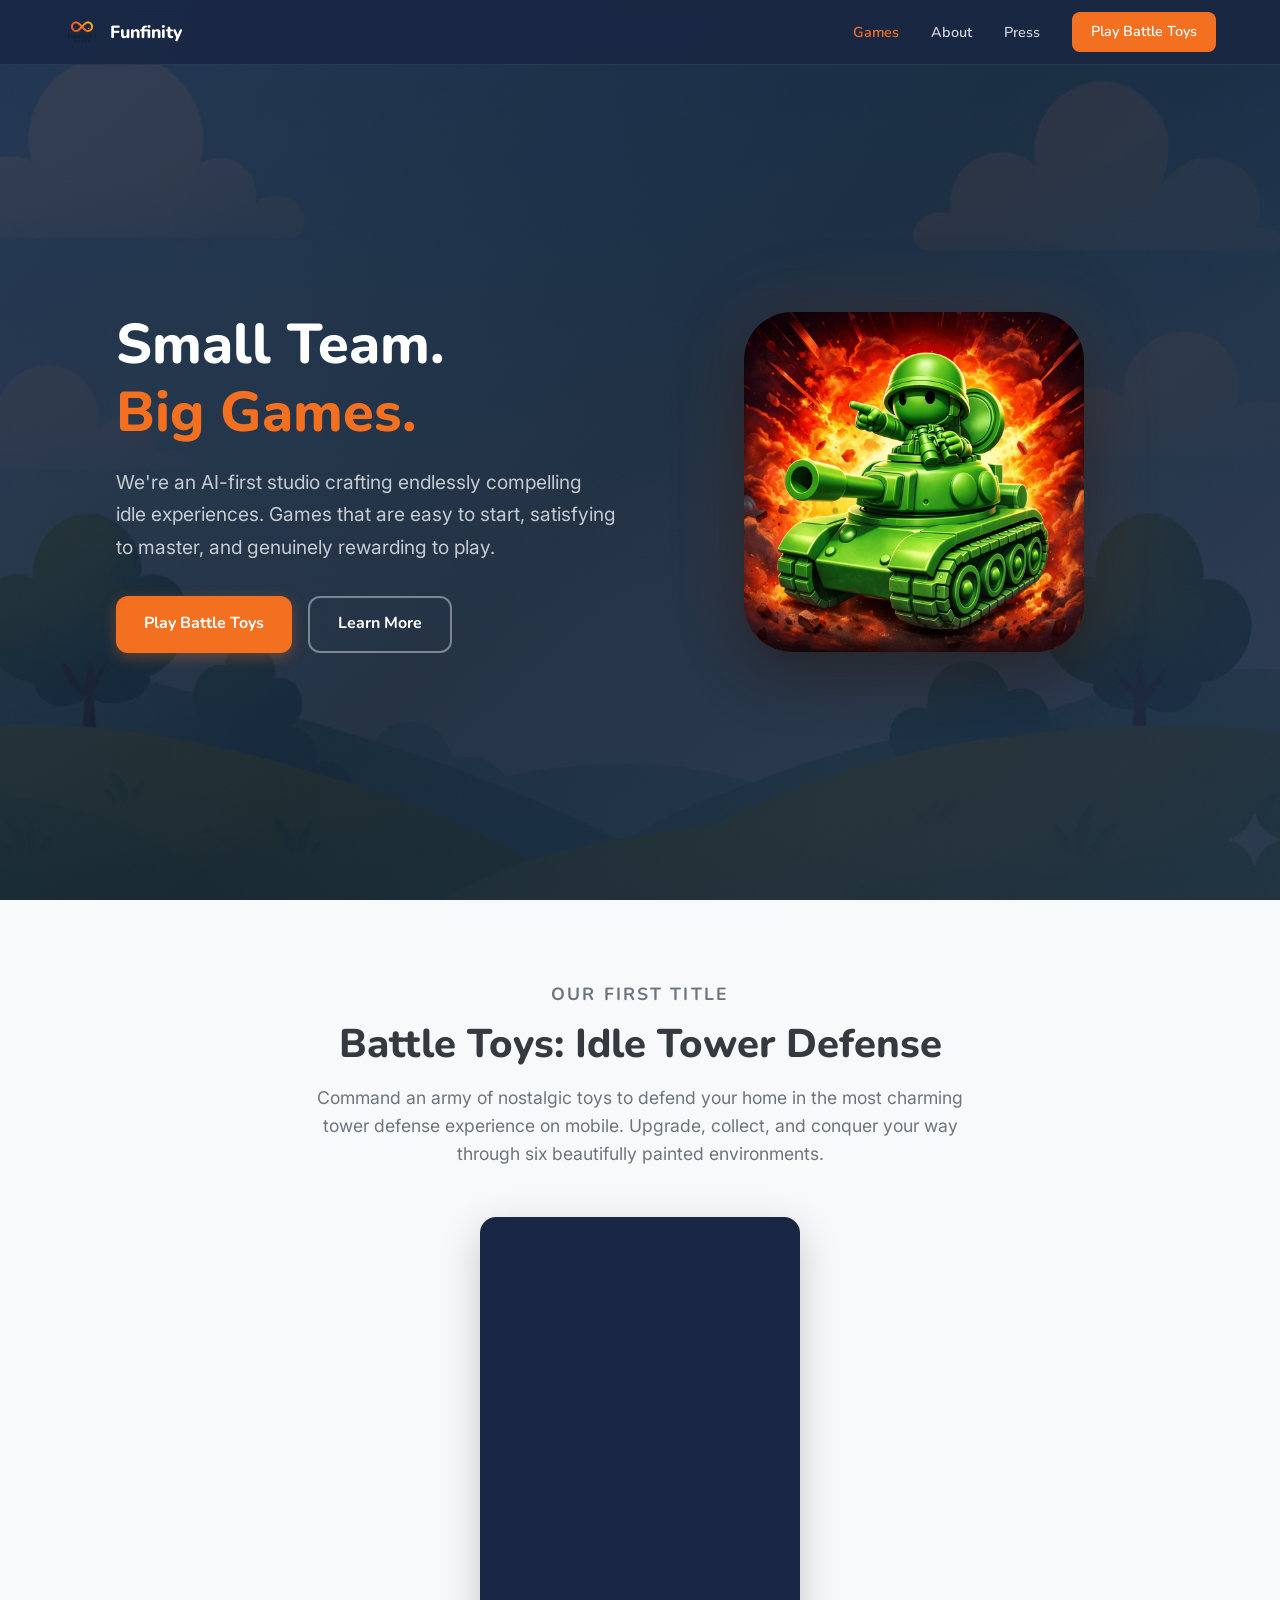
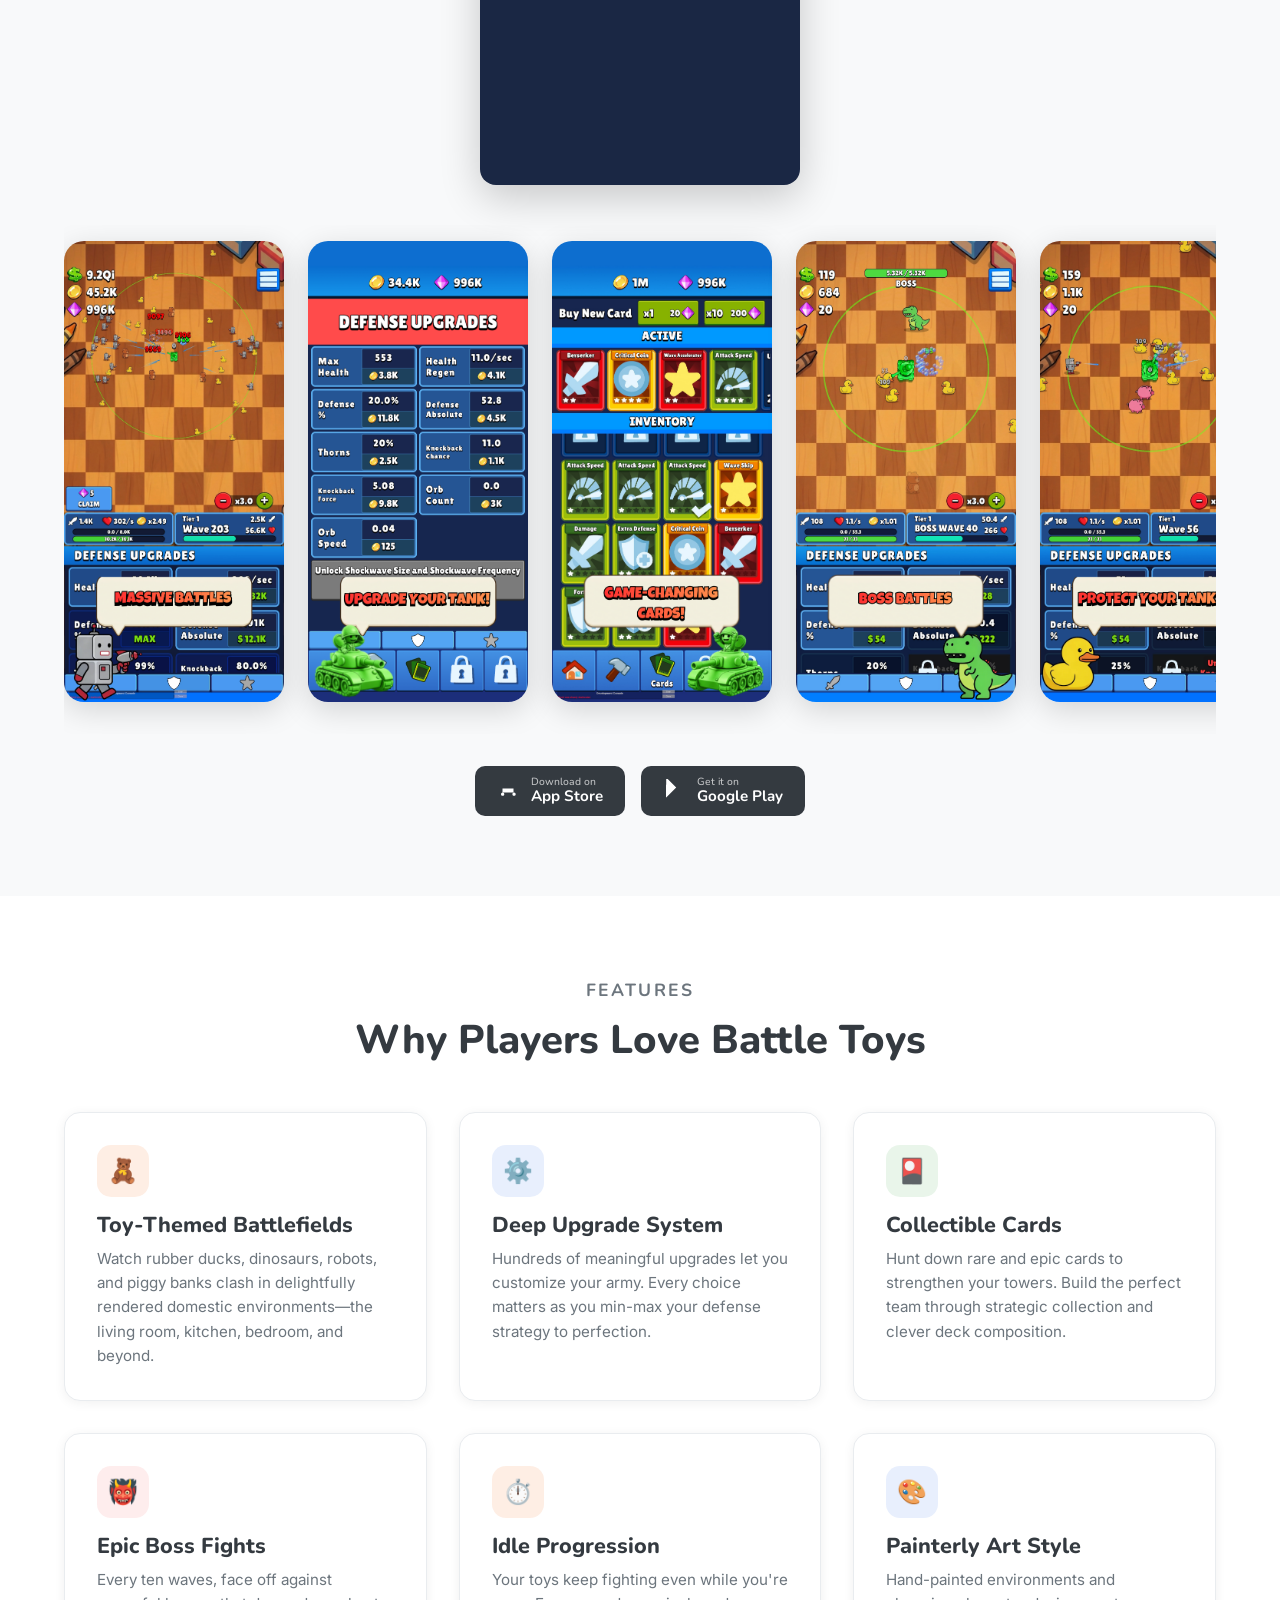
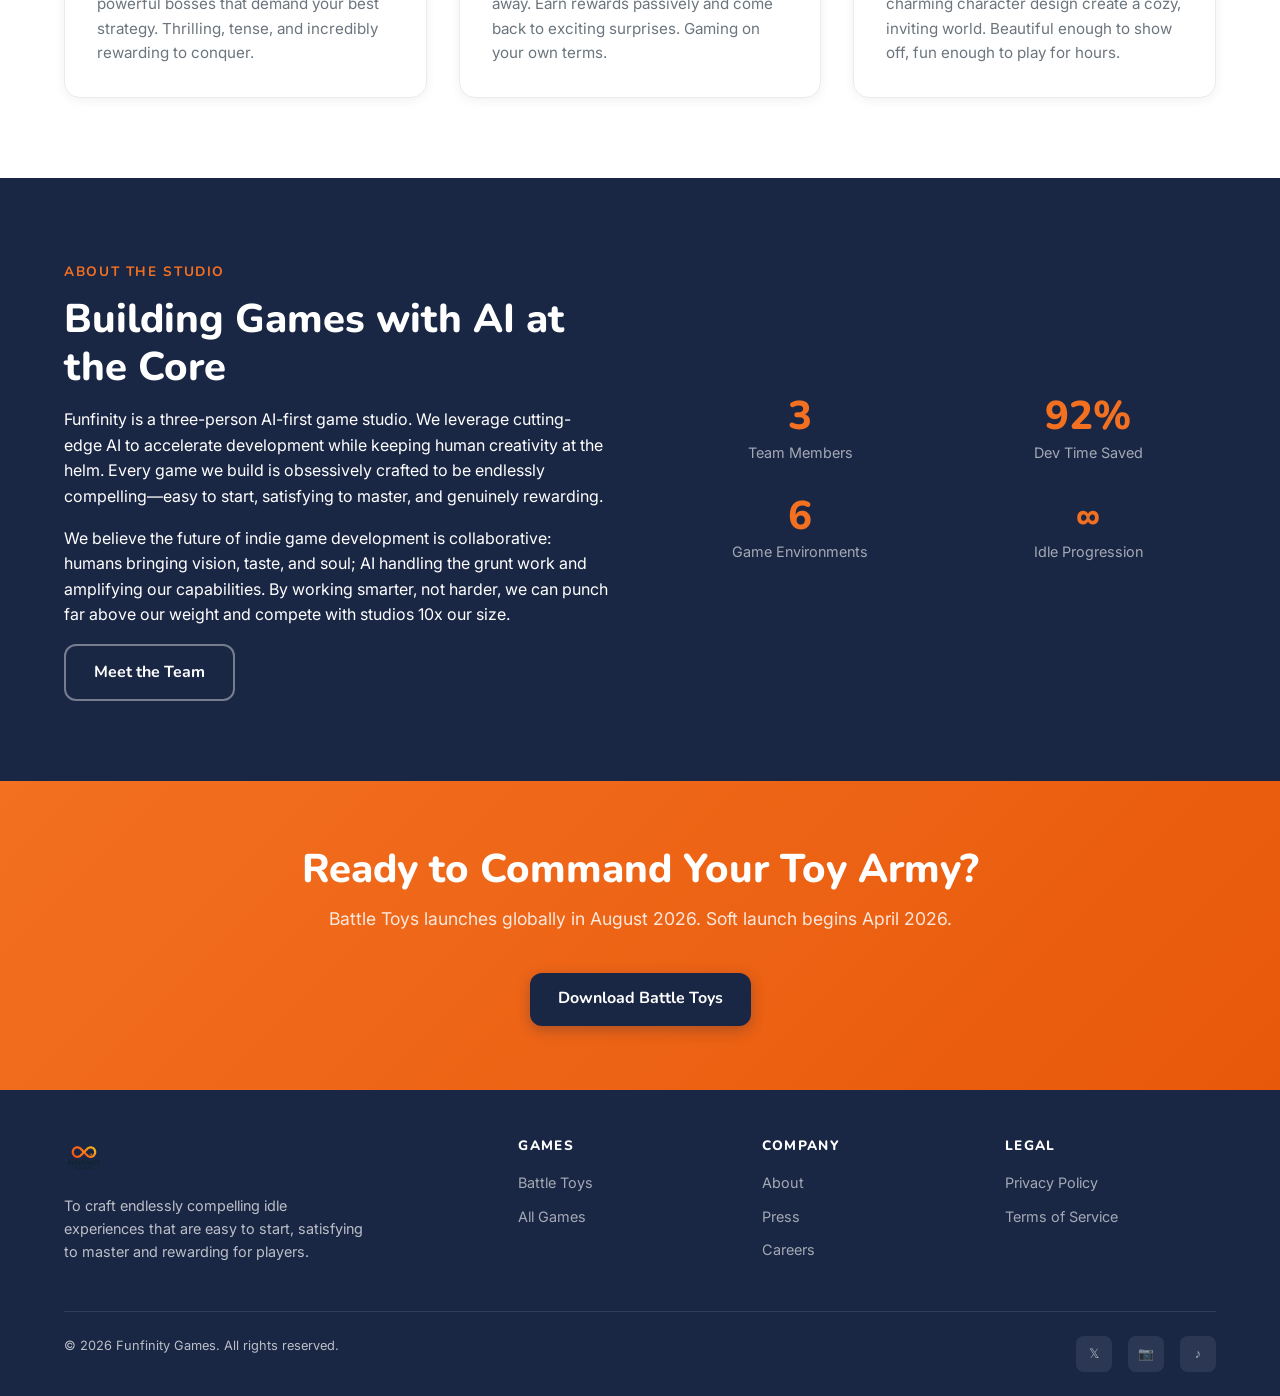
<file: index.html>
<!DOCTYPE html>
<html lang="en">
<head>
  <meta charset="UTF-8">
  <!-- Favicon -->
  <link rel="icon" href="favicon.svg" type="image/svg+xml">
  <link rel="icon" href="favicon.ico" sizes="any">
  <link rel="icon" type="image/png" sizes="32x32" href="favicon-32x32.png">
  <link rel="icon" type="image/png" sizes="16x16" href="favicon-16x16.png">
  <link rel="apple-touch-icon" sizes="180x180" href="apple-touch-icon.png">

  <meta name="viewport" content="width=device-width, initial-scale=1.0">
  <title>Funfinity Games &mdash; Battle Toys: Idle Tower Defense</title>
  <meta name="description" content="Funfinity is an AI-first game studio building endlessly compelling idle games. Play Battle Toys, where childhood toys wage epic battles across your house.">

  <!-- Open Graph for social sharing -->
  <meta property="og:title" content="Funfinity Games &mdash; Battle Toys: Idle Tower Defense">
  <meta property="og:description" content="Funfinity is an AI-first game studio building endlessly compelling idle games. Play Battle Toys, where childhood toys wage epic battles across your house.">
  <meta property="og:type" content="website">
  <meta property="og:url" content="https://funfinity.games">
  <meta property="og:image" content="https://funfinity.games/images/battle-toys-icon.png">

  <!-- Google Fonts -->
  <link rel="preconnect" href="https://fonts.googleapis.com">
  <link rel="preconnect" href="https://fonts.gstatic.com" crossorigin>
  <link href="https://fonts.googleapis.com/css2?family=Nunito:wght@600;700;800;900&family=Inter:wght@400;500;600&display=swap" rel="stylesheet">

  <!-- Styles -->
  <link rel="stylesheet" href="styles.css">
</head>
<body>
  <!-- Navigation -->
  <nav class="site-nav">
    <div class="nav-inner container">
      <a href="#" class="nav-logo">
        <img src="images/funfinity-logo.png" alt="Funfinity">
        <span>Funfinity</span>
      </a>
      <ul class="nav-links">
        <li><a href="#games" class="active">Games</a></li>
        <li><a href="about.html">About</a></li>
        <li><a href="press.html">Press</a></li>
        <li><a href="battle-toys.html" class="nav-cta">Play Battle Toys</a></li>
      </ul>
      <button class="nav-toggle" aria-label="Toggle menu">
        <span></span><span></span><span></span>
      </button>
    </div>
  </nav>

  <!-- Hero Section -->
  <section class="hero">
    <div class="hero-bg"></div>
    <div class="container">
      <div class="hero-content">
        <div class="hero-text">
          <h1>Small Team.<br><span class="highlight">Big Games.</span></h1>
          <p class="subtitle">We're an AI-first studio crafting endlessly compelling idle experiences. Games that are easy to start, satisfying to master, and genuinely rewarding to play.</p>
          <div class="hero-buttons">
            <a href="battle-toys.html" class="btn btn-primary">Play Battle Toys</a>
            <a href="about.html" class="btn btn-outline">Learn More</a>
          </div>
        </div>
        <div class="hero-visual">
          <img src="images/battle-toys-icon.png" alt="Battle Toys app icon" class="hero-icon">
        </div>
      </div>
    </div>
  </section>

  <!-- Game Showcase Section -->
  <section id="games" class="section section-light">
    <div class="container">
      <div class="section-header">
        <p class="section-label">Our First Title</p>
        <h2>Battle Toys: Idle Tower Defense</h2>
        <p>Command an army of nostalgic toys to defend your home in the most charming tower defense experience on mobile. Upgrade, collect, and conquer your way through six beautifully painted environments.</p>
      </div>

      <div class="video-showcase">
        <div class="video-container">
          <iframe src="https://www.youtube.com/embed/DR1g25u87j0" title="Battle Toys Gameplay" allow="accelerometer; autoplay; clipboard-write; encrypted-media; gyroscope; picture-in-picture" allowfullscreen></iframe>
        </div>
      </div>

      <div class="screenshots-row">
        <div class="screenshot-item">
          <img src="images/screenshot-1.png" alt="Battle Toys gameplay">
        </div>
        <div class="screenshot-item">
          <img src="images/screenshot-2.png" alt="Battle Toys gameplay">
        </div>
        <div class="screenshot-item">
          <img src="images/screenshot-3.png" alt="Battle Toys gameplay">
        </div>
        <div class="screenshot-item">
          <img src="images/screenshot-4.png" alt="Battle Toys gameplay">
        </div>
        <div class="screenshot-item">
          <img src="images/screenshot-5.png" alt="Battle Toys gameplay">
        </div>
        <div class="screenshot-item">
          <img src="images/screenshot-6.png" alt="Battle Toys gameplay">
        </div>
      </div>

      <div class="store-buttons" style="justify-content: center; margin-top: 2rem;">
        <a href="#" class="store-btn">
          <svg viewBox="0 0 24 24" xmlns="http://www.w3.org/2000/svg">
            <path d="M17.05 13.5c-.91 0-1.64.75-1.64 1.68 0 .93.73 1.69 1.64 1.69.9 0 1.64-.76 1.64-1.69 0-.93-.74-1.68-1.64-1.68zm-11.4 0c-.91 0-1.64.75-1.64 1.68 0 .93.73 1.69 1.64 1.69.9 0 1.64-.76 1.64-1.69 0-.93-.74-1.68-1.64-1.68zM5.5 9.5h11v4h-11z"/>
          </svg>
          <div>
            <span class="store-label">Download on</span>
            <span class="store-name">App Store</span>
          </div>
        </a>
        <a href="https://play.google.com/store/apps/details?id=com.funfinity.tower&gl=ca" class="store-btn">
          <svg viewBox="0 0 24 24" xmlns="http://www.w3.org/2000/svg">
            <path d="M3.2 5.5c-.1.1-.2.3-.2.5v12c0 .2.1.4.2.5l10-10-10-10zm10.8 10.5L6.5 19c-.4.2-.8 0-1-. 4L3.2 6.5c.2.5 1 1 1.3 1.2l7.7 7.3z"/>
          </svg>
          <div>
            <span class="store-label">Get it on</span>
            <span class="store-name">Google Play</span>
          </div>
        </a>
      </div>
    </div>
  </section>

  <!-- Features Section -->
  <section class="section">
    <div class="container">
      <div class="section-header">
        <p class="section-label">Features</p>
        <h2>Why Players Love Battle Toys</h2>
      </div>

      <div class="features-grid">
        <div class="feature-card">
          <div class="feature-icon orange">&#x1F9F8;</div>
          <h3>Toy-Themed Battlefields</h3>
          <p>Watch rubber ducks, dinosaurs, robots, and piggy banks clash in delightfully rendered domestic environments&mdash;the living room, kitchen, bedroom, and beyond.</p>
        </div>

        <div class="feature-card">
          <div class="feature-icon blue">&#x2699;&#xFE0F;</div>
          <h3>Deep Upgrade System</h3>
          <p>Hundreds of meaningful upgrades let you customize your army. Every choice matters as you min-max your defense strategy to perfection.</p>
        </div>

        <div class="feature-card">
          <div class="feature-icon green">&#x1F3B4;</div>
          <h3>Collectible Cards</h3>
          <p>Hunt down rare and epic cards to strengthen your towers. Build the perfect team through strategic collection and clever deck composition.</p>
        </div>

        <div class="feature-card">
          <div class="feature-icon red">&#x1F479;</div>
          <h3>Epic Boss Fights</h3>
          <p>Every ten waves, face off against powerful bosses that demand your best strategy. Thrilling, tense, and incredibly rewarding to conquer.</p>
        </div>

        <div class="feature-card">
          <div class="feature-icon orange">&#x23F1;&#xFE0F;</div>
          <h3>Idle Progression</h3>
          <p>Your toys keep fighting even while you're away. Earn rewards passively and come back to exciting surprises. Gaming on your own terms.</p>
        </div>

        <div class="feature-card">
          <div class="feature-icon blue">&#x1F3A8;</div>
          <h3>Painterly Art Style</h3>
          <p>Hand-painted environments and charming character design create a cozy, inviting world. Beautiful enough to show off, fun enough to play for hours.</p>
        </div>
      </div>
    </div>
  </section>

  <!-- Studio Section -->
  <section class="section section-dark">
    <div class="container">
      <div class="two-col">
        <div>
          <p class="section-label">About the Studio</p>
          <h2>Building Games with AI at the Core</h2>
          <p>Funfinity is a three-person AI-first game studio. We leverage cutting-edge AI to accelerate development while keeping human creativity at the helm. Every game we build is obsessively crafted to be endlessly compelling&mdash;easy to start, satisfying to master, and genuinely rewarding.</p>
          <p>We believe the future of indie game development is collaborative: humans bringing vision, taste, and soul; AI handling the grunt work and amplifying our capabilities. By working smarter, not harder, we can punch far above our weight and compete with studios 10x our size.</p>
          <a href="about.html" class="btn btn-outline">Meet the Team</a>
        </div>

        <div class="stats-row">
          <div class="stat-item">
            <div class="stat-number">3</div>
            <div class="stat-label">Team Members</div>
          </div>
          <div class="stat-item">
            <div class="stat-number">92%</div>
            <div class="stat-label">Dev Time Saved</div>
          </div>
          <div class="stat-item">
            <div class="stat-number">6</div>
            <div class="stat-label">Game Environments</div>
          </div>
          <div class="stat-item">
            <div class="stat-number">&#x221E;</div>
            <div class="stat-label">Idle Progression</div>
          </div>
        </div>
      </div>
    </div>
  </section>

  <!-- CTA Band -->
  <section class="cta-band">
    <div class="container">
      <h2>Ready to Command Your Toy Army?</h2>
      <p>Battle Toys launches globally in August 2026. Soft launch begins April 2026.</p>
      <a href="battle-toys.html" class="btn btn-dark" style="margin-top: 1rem;">Download Battle Toys</a>
    </div>
  </section>

  <!-- Footer -->
  <footer class="site-footer">
    <div class="container">
      <div class="footer-grid">
        <div class="footer-brand">
          <img src="images/funfinity-logo.png" alt="Funfinity">
          <p>To craft endlessly compelling idle experiences that are easy to start, satisfying to master and rewarding for players.</p>
        </div>

        <div class="footer-col">
          <h4>Games</h4>
          <ul>
            <li><a href="battle-toys.html">Battle Toys</a></li>
            <li><a href="#games">All Games</a></li>
          </ul>
        </div>

        <div class="footer-col">
          <h4>Company</h4>
          <ul>
            <li><a href="about.html">About</a></li>
            <li><a href="press.html">Press</a></li>
            <li><a href="#">Careers</a></li>
          </ul>
        </div>

        <div class="footer-col">
          <h4>Legal</h4>
          <ul>
            <li><a href="privacy.html">Privacy Policy</a></li>
            <li><a href="terms.html">Terms of Service</a></li>
          </ul>
        </div>
      </div>

      <div class="footer-bottom">
        <p>&copy; 2026 Funfinity Games. All rights reserved.</p>
        <div class="footer-social">
          <a href="#" title="X / Twitter" aria-label="Follow on X">&#x1D54F;</a>
          <a href="#" title="Instagram" aria-label="Follow on Instagram">&#x1F4F7;</a>
          <a href="#" title="TikTok" aria-label="Follow on TikTok">&#x266A;</a>
        </div>
      </div>
    </div>
  </footer>

  <!-- Mobile Menu Toggle Script -->
  <script>
    document.querySelector('.nav-toggle').addEventListener('click', () => {
      document.querySelector('.nav-links').classList.toggle('open');
    });

    // Close mobile menu when a link is clicked
    document.querySelectorAll('.nav-links a').forEach(link => {
      link.addEventListener('click', () => {
        document.querySelector('.nav-links').classList.remove('open');
      });
    });
  </script>
</body>
</html>
</file>
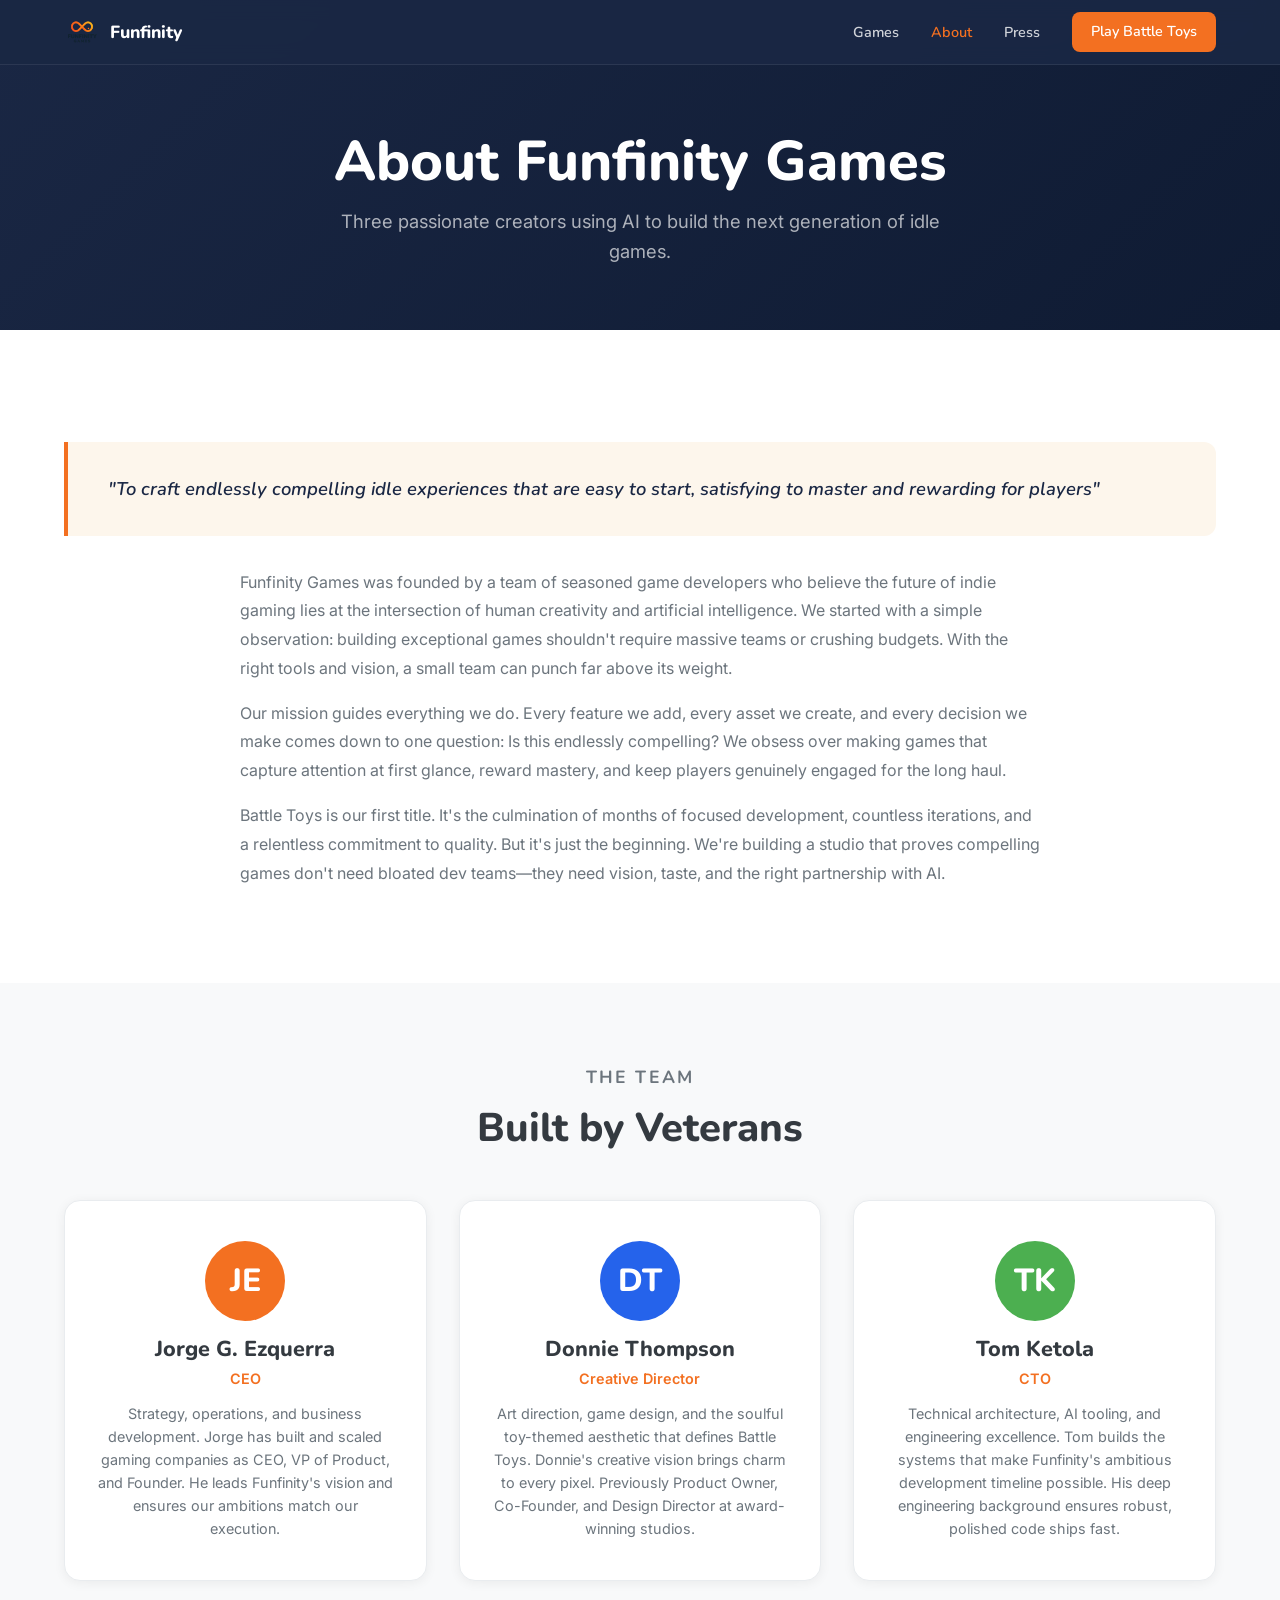
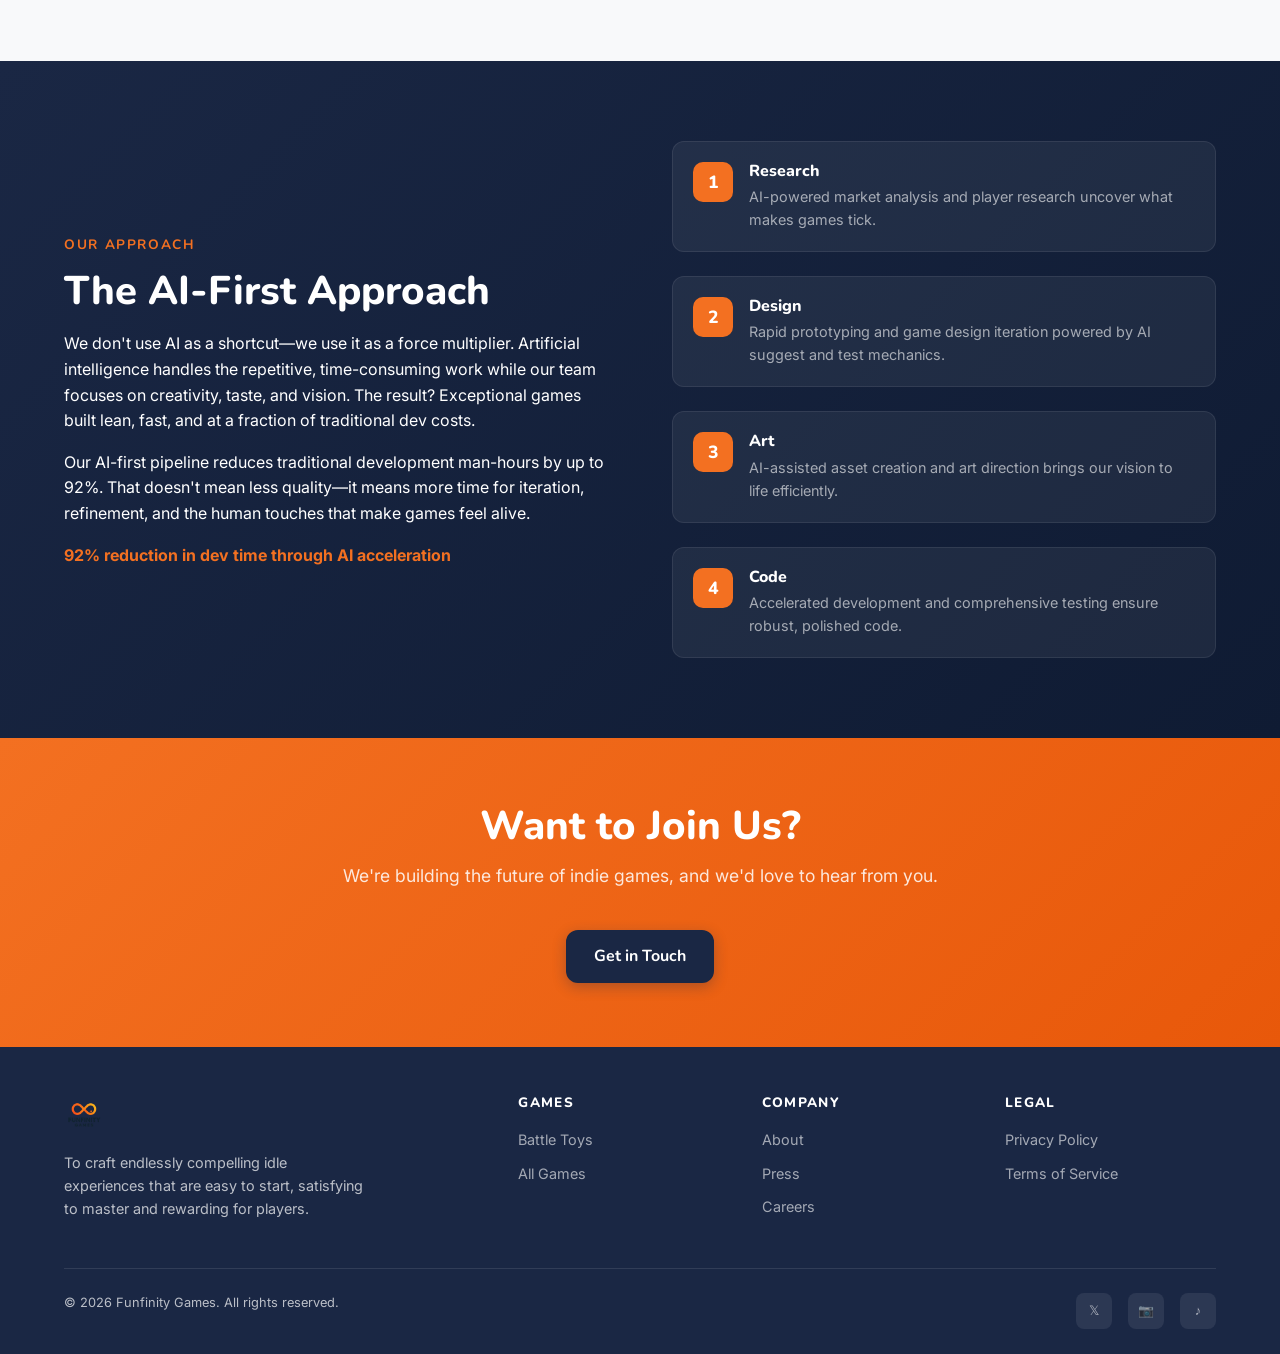
<file: about.html>
<!DOCTYPE html>
<html lang="en">
<head>
  <meta charset="UTF-8">
  <!-- Favicon -->
  <link rel="icon" href="favicon.svg" type="image/svg+xml">
  <link rel="icon" href="favicon.ico" sizes="any">
  <link rel="icon" type="image/png" sizes="32x32" href="favicon-32x32.png">
  <link rel="icon" type="image/png" sizes="16x16" href="favicon-16x16.png">
  <link rel="apple-touch-icon" sizes="180x180" href="apple-touch-icon.png">
  <meta name="viewport" content="width=device-width, initial-scale=1.0">
  <title>About Funfinity Games | AI-First Idle Game Studio</title>
  <meta name="description" content="Meet the team behind Battle Toys. Funfinity Games is an AI-first studio crafting compelling idle experiences with a small team and big ambitions.">

  <!-- Open Graph for social sharing -->
  <meta property="og:title" content="About Funfinity Games | AI-First Idle Game Studio">
  <meta property="og:description" content="Meet the team behind Battle Toys. Funfinity Games is an AI-first studio crafting compelling idle experiences with a small team and big ambitions.">
  <meta property="og:type" content="website">
  <meta property="og:url" content="https://funfinity.games/about.html">
  <meta property="og:image" content="https://funfinity.games/images/funfinity-logo.png">

  <!-- Google Fonts -->
  <link rel="preconnect" href="https://fonts.googleapis.com">
  <link rel="preconnect" href="https://fonts.gstatic.com" crossorigin>
  <link href="https://fonts.googleapis.com/css2?family=Nunito:wght@600;700;800;900&family=Inter:wght@400;500;600&display=swap" rel="stylesheet">

  <!-- Styles -->
  <link rel="stylesheet" href="styles.css">
</head>
<body>
  <!-- Navigation -->
  <nav class="site-nav">
    <div class="nav-inner container">
      <a href="index.html" class="nav-logo">
        <img src="images/funfinity-logo.png" alt="Funfinity">
        <span>Funfinity</span>
      </a>
      <ul class="nav-links">
        <li><a href="index.html#games">Games</a></li>
        <li><a href="about.html" class="active">About</a></li>
        <li><a href="press.html">Press</a></li>
        <li><a href="battle-toys.html" class="nav-cta">Play Battle Toys</a></li>
      </ul>
      <button class="nav-toggle" aria-label="Toggle menu">
        <span></span><span></span><span></span>
      </button>
    </div>
  </nav>

  <!-- Page Hero -->
  <section class="page-hero">
    <div class="container">
      <h1>About Funfinity Games</h1>
      <p>Three passionate creators using AI to build the next generation of idle games.</p>
    </div>
  </section>

  <!-- Mission Section -->
  <section class="section">
    <div class="container">
      <div class="mission-banner">
        <p>"To craft endlessly compelling idle experiences that are easy to start, satisfying to master and rewarding for players"</p>
      </div>

      <div class="content-block">
        <p>Funfinity Games was founded by a team of seasoned game developers who believe the future of indie gaming lies at the intersection of human creativity and artificial intelligence. We started with a simple observation: building exceptional games shouldn't require massive teams or crushing budgets. With the right tools and vision, a small team can punch far above its weight.</p>

        <p>Our mission guides everything we do. Every feature we add, every asset we create, and every decision we make comes down to one question: Is this endlessly compelling? We obsess over making games that capture attention at first glance, reward mastery, and keep players genuinely engaged for the long haul.</p>

        <p>Battle Toys is our first title. It's the culmination of months of focused development, countless iterations, and a relentless commitment to quality. But it's just the beginning. We're building a studio that proves compelling games don't need bloated dev teams—they need vision, taste, and the right partnership with AI.</p>
      </div>
    </div>
  </section>

  <!-- Team Section -->
  <section class="section section-light">
    <div class="container">
      <div class="section-header">
        <p class="section-label">The Team</p>
        <h2>Built by Veterans</h2>
      </div>

      <div class="team-grid">
        <!-- Jorge -->
        <div class="team-card">
          <div class="team-avatar" style="background: var(--orange);">JE</div>
          <h3>Jorge G. Ezquerra</h3>
          <p class="team-role">CEO</p>
          <p>Strategy, operations, and business development. Jorge has built and scaled gaming companies as CEO, VP of Product, and Founder. He leads Funfinity's vision and ensures our ambitions match our execution.</p>
        </div>

        <!-- Donnie -->
        <div class="team-card">
          <div class="team-avatar" style="background: var(--blue);">DT</div>
          <h3>Donnie Thompson</h3>
          <p class="team-role">Creative Director</p>
          <p>Art direction, game design, and the soulful toy-themed aesthetic that defines Battle Toys. Donnie's creative vision brings charm to every pixel. Previously Product Owner, Co-Founder, and Design Director at award-winning studios.</p>
        </div>

        <!-- Tom -->
        <div class="team-card">
          <div class="team-avatar" style="background: var(--green);">TK</div>
          <h3><a href="https://www.linkedin.com/in/tomketola/" style="color: inherit; text-decoration: none;">Tom Ketola</a></h3>
          <p class="team-role">CTO</p>
          <p>Technical architecture, AI tooling, and engineering excellence. Tom builds the systems that make Funfinity's ambitious development timeline possible. His deep engineering background ensures robust, polished code ships fast.</p>
        </div>
      </div>
    </div>
  </section>

  <!-- AI Section -->
  <section class="ai-section section">
    <div class="container">
      <div class="ai-grid">
        <div>
          <p class="section-label">Our Approach</p>
          <h2>The AI-First Approach</h2>
          <p>We don't use AI as a shortcut—we use it as a force multiplier. Artificial intelligence handles the repetitive, time-consuming work while our team focuses on creativity, taste, and vision. The result? Exceptional games built lean, fast, and at a fraction of traditional dev costs.</p>
          <p>Our AI-first pipeline reduces traditional development man-hours by up to 92%. That doesn't mean less quality—it means more time for iteration, refinement, and the human touches that make games feel alive.</p>
          <p style="font-weight: 700; color: var(--orange); margin-bottom: 0;">92% reduction in dev time through AI acceleration</p>
        </div>

        <div class="ai-steps">
          <div class="ai-step">
            <div class="ai-step-num">1</div>
            <div>
              <h4>Research</h4>
              <p>AI-powered market analysis and player research uncover what makes games tick.</p>
            </div>
          </div>

          <div class="ai-step">
            <div class="ai-step-num">2</div>
            <div>
              <h4>Design</h4>
              <p>Rapid prototyping and game design iteration powered by AI suggest and test mechanics.</p>
            </div>
          </div>

          <div class="ai-step">
            <div class="ai-step-num">3</div>
            <div>
              <h4>Art</h4>
              <p>AI-assisted asset creation and art direction brings our vision to life efficiently.</p>
            </div>
          </div>

          <div class="ai-step">
            <div class="ai-step-num">4</div>
            <div>
              <h4>Code</h4>
              <p>Accelerated development and comprehensive testing ensure robust, polished code.</p>
            </div>
          </div>
        </div>
      </div>
    </div>
  </section>

  <!-- CTA Band -->
  <section class="cta-band">
    <div class="container">
      <h2>Want to Join Us?</h2>
      <p>We're building the future of indie games, and we'd love to hear from you.</p>
      <a href="press.html" class="btn btn-dark" style="margin-top: 1rem;">Get in Touch</a>
    </div>
  </section>

  <!-- Footer -->
  <footer class="site-footer">
    <div class="container">
      <div class="footer-grid">
        <div class="footer-brand">
          <img src="images/funfinity-logo.png" alt="Funfinity">
          <p>To craft endlessly compelling idle experiences that are easy to start, satisfying to master and rewarding for players.</p>
        </div>

        <div class="footer-col">
          <h4>Games</h4>
          <ul>
            <li><a href="battle-toys.html">Battle Toys</a></li>
            <li><a href="index.html#games">All Games</a></li>
          </ul>
        </div>

        <div class="footer-col">
          <h4>Company</h4>
          <ul>
            <li><a href="about.html">About</a></li>
            <li><a href="press.html">Press</a></li>
            <li><a href="#">Careers</a></li>
          </ul>
        </div>

        <div class="footer-col">
          <h4>Legal</h4>
          <ul>
            <li><a href="privacy.html">Privacy Policy</a></li>
            <li><a href="terms.html">Terms of Service</a></li>
          </ul>
        </div>
      </div>

      <div class="footer-bottom">
        <p>&copy; 2026 Funfinity Games. All rights reserved.</p>
        <div class="footer-social">
          <a href="#" title="X / Twitter" aria-label="Follow on X">𝕏</a>
          <a href="#" title="Instagram" aria-label="Follow on Instagram">📷</a>
          <a href="#" title="TikTok" aria-label="Follow on TikTok">♪</a>
        </div>
      </div>
    </div>
  </footer>

  <!-- Mobile Menu Toggle Script -->
  <script>
    document.querySelector('.nav-toggle').addEventListener('click', () => {
      document.querySelector('.nav-links').classList.toggle('open');
    });

    // Close mobile menu when a link is clicked
    document.querySelectorAll('.nav-links a').forEach(link => {
      link.addEventListener('click', () => {
        document.querySelector('.nav-links').classList.remove('open');
      });
    });
  </script>
</body>
</html>
</file>
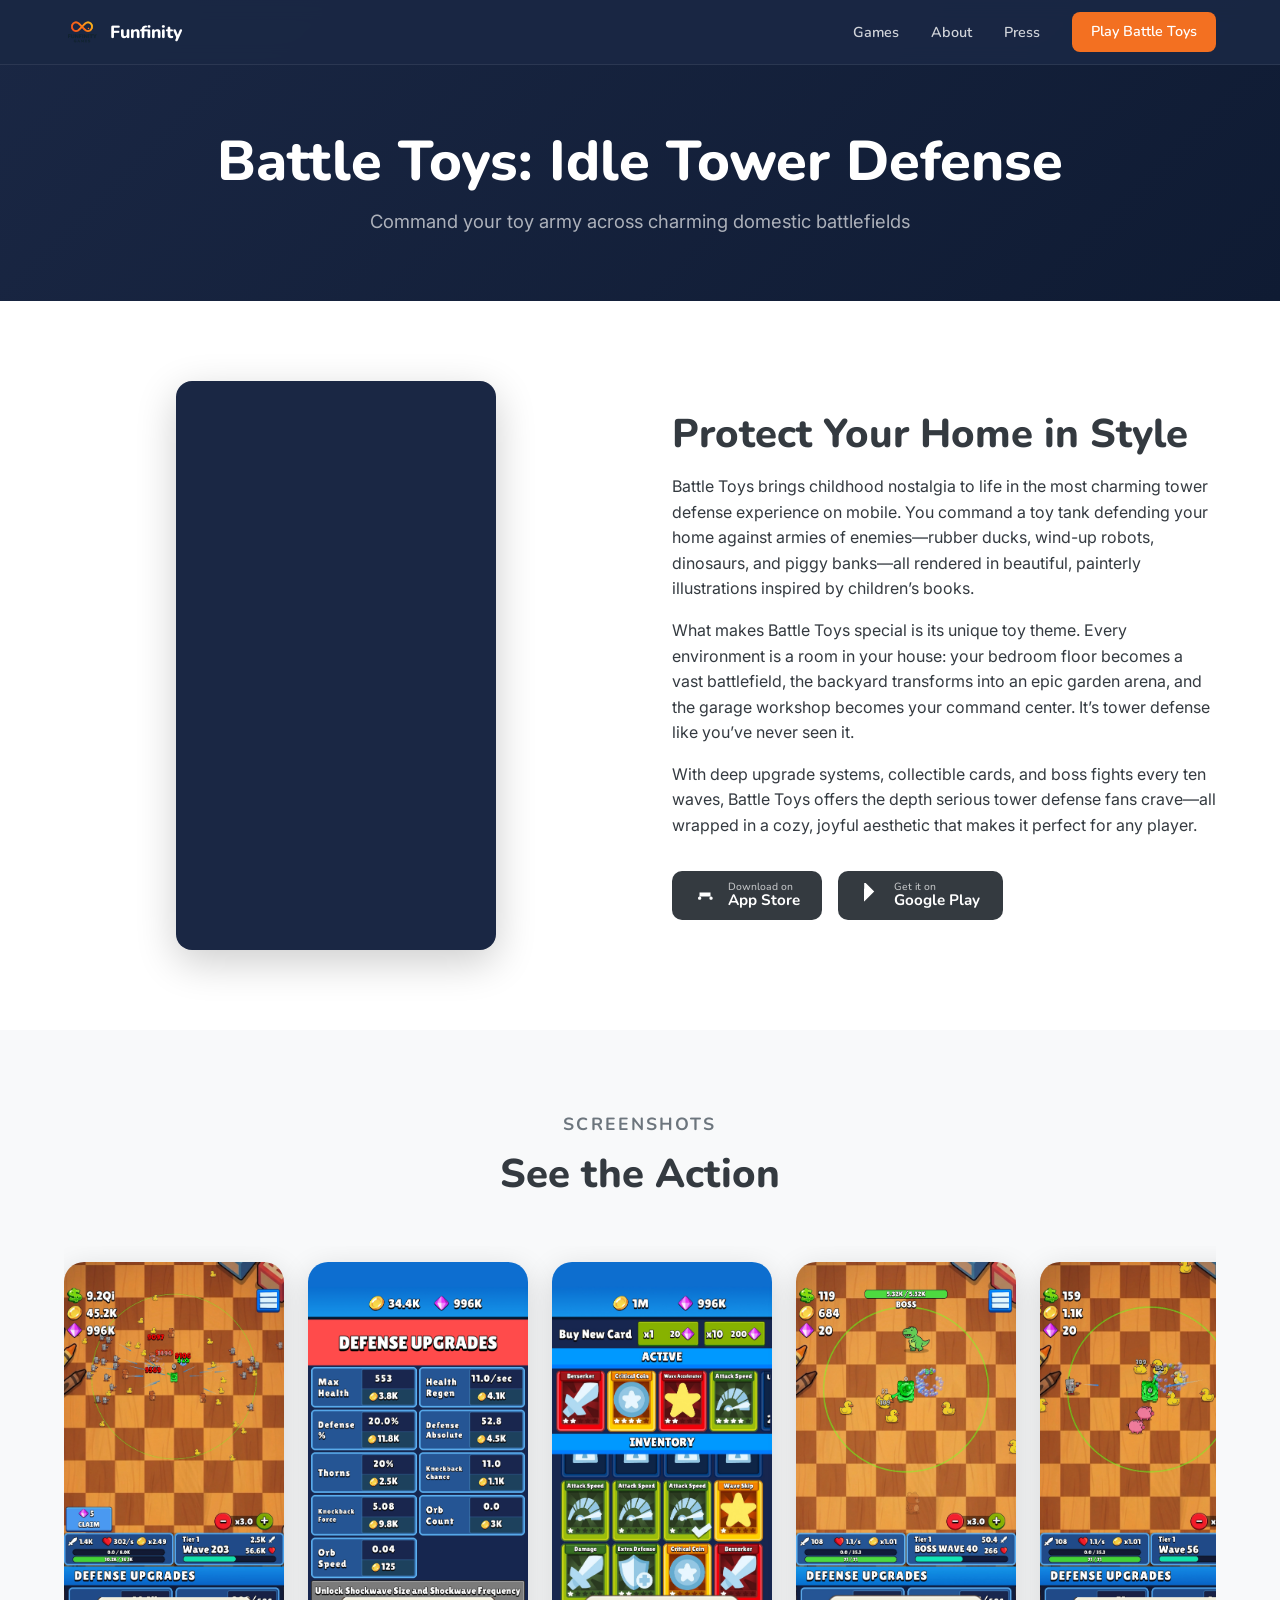
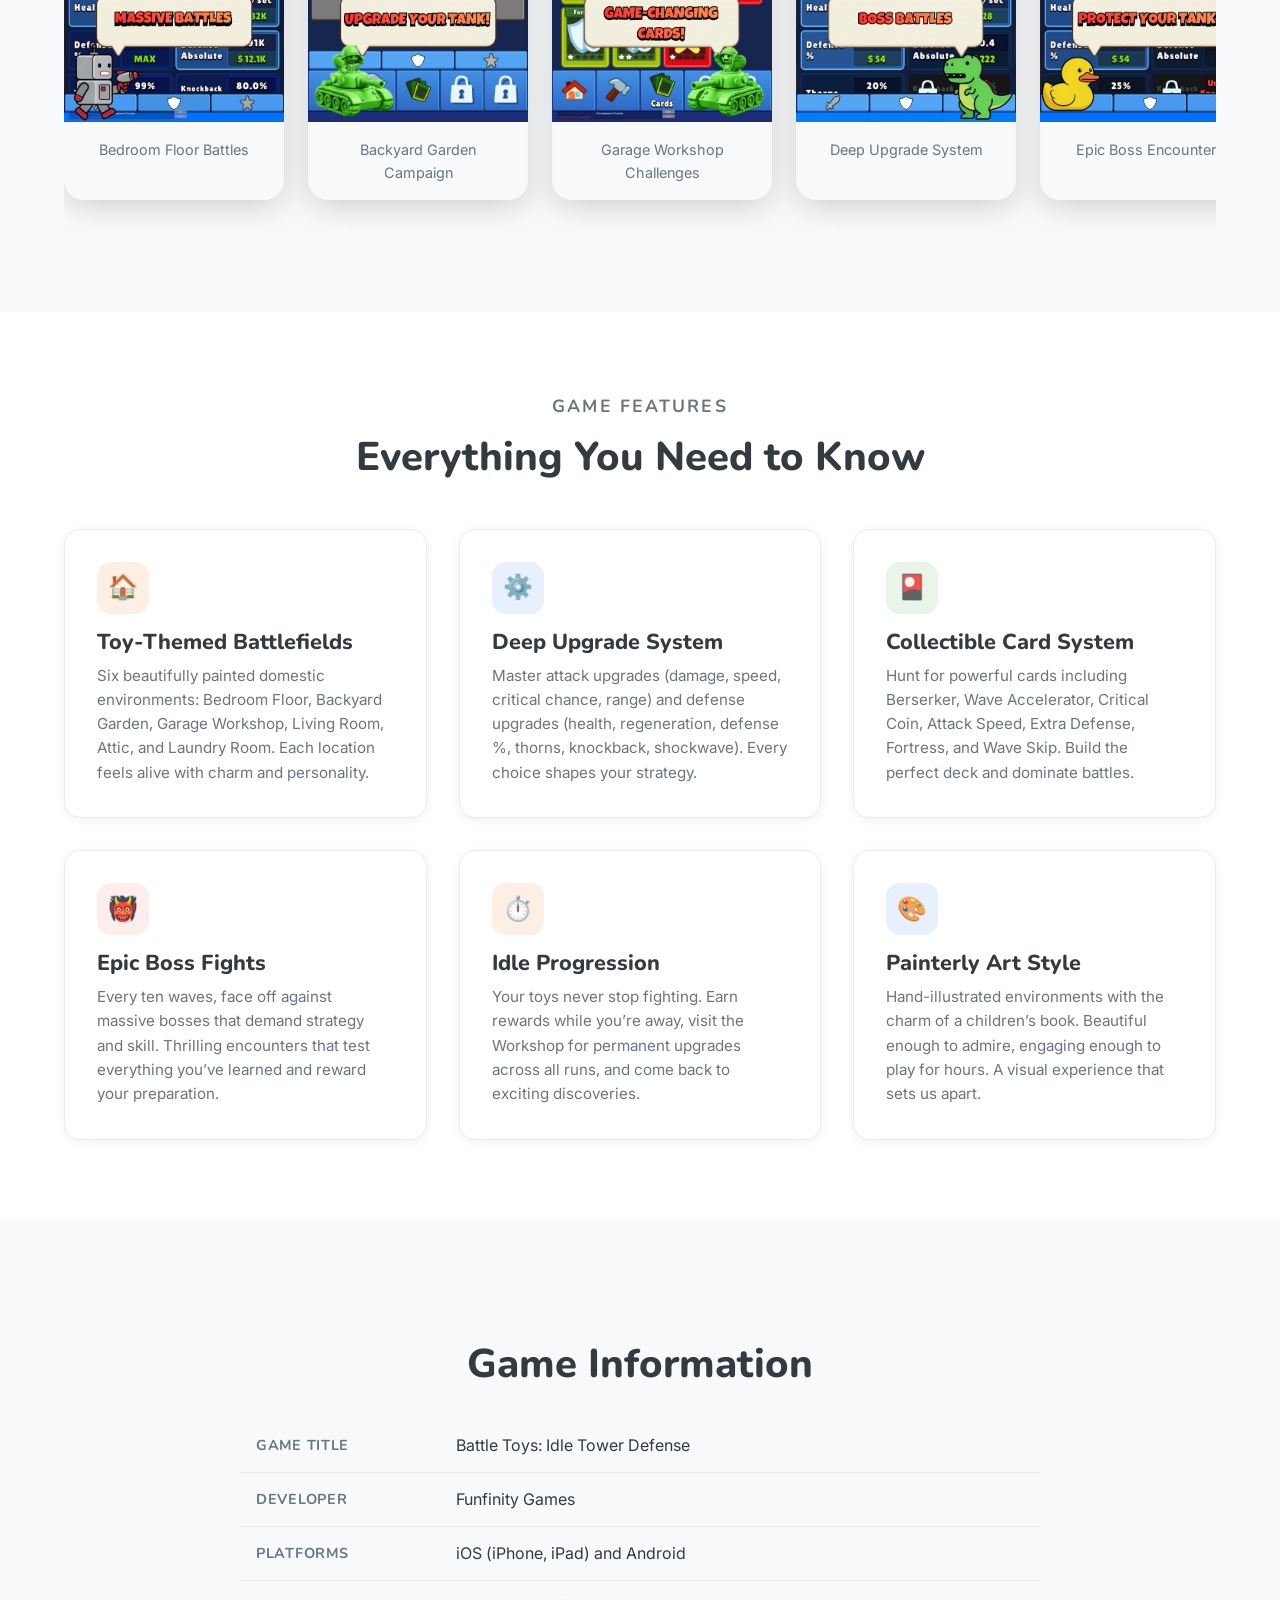
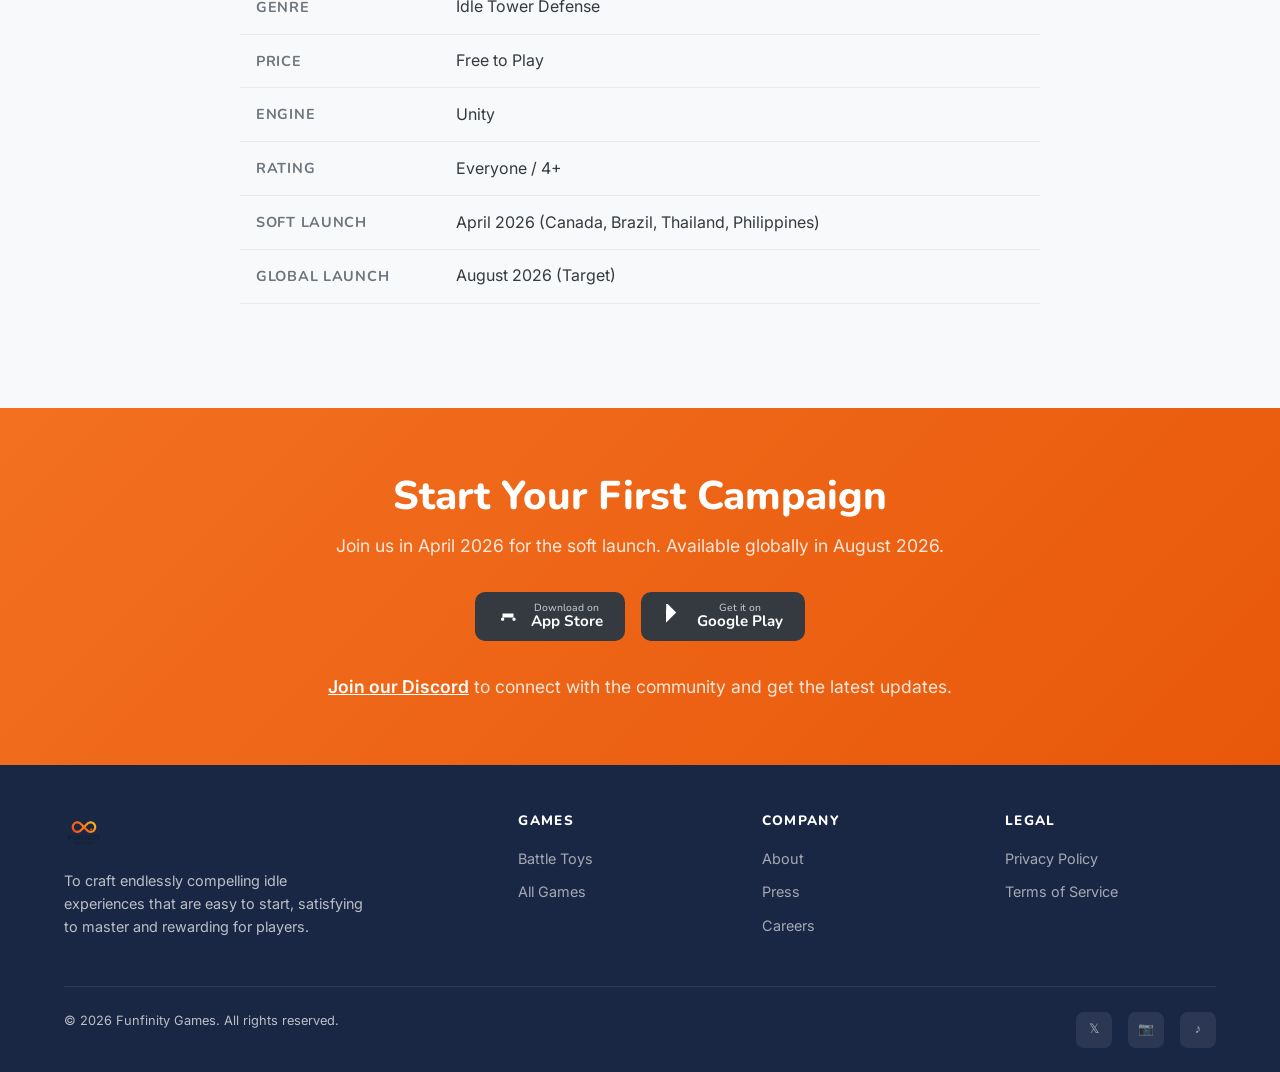
<file: battle-toys.html>
<!DOCTYPE html>
<html lang="en">
<head>
  <meta charset="UTF-8">
  <!-- Favicon -->
  <link rel="icon" href="favicon.svg" type="image/svg+xml">
  <link rel="icon" href="favicon.ico" sizes="any">
  <link rel="icon" type="image/png" sizes="32x32" href="favicon-32x32.png">
  <link rel="icon" type="image/png" sizes="16x16" href="favicon-16x16.png">
  <link rel="apple-touch-icon" sizes="180x180" href="apple-touch-icon.png">
  <meta name="viewport" content="width=device-width, initial-scale=1.0">
  <title>Battle Toys: Idle Tower Defense | Funfinity Games</title>
  <meta name="description" content="Battle Toys: Idle Tower Defense. Command your toy army across charming domestic battlefields. Free-to-play idle tower defense with deep upgrades, boss fights, and gorgeous painterly art.">

  <!-- Open Graph for social sharing -->
  <meta property="og:title" content="Battle Toys: Idle Tower Defense | Funfinity Games">
  <meta property="og:description" content="Command your toy army across charming domestic battlefields. Free-to-play idle tower defense with deep upgrades, boss fights, and gorgeous painterly art.">
  <meta property="og:type" content="website">
  <meta property="og:url" content="https://funfinity.games/battle-toys.html">
  <meta property="og:image" content="https://funfinity.games/images/battle-toys-icon.png">

  <!-- Google Fonts -->
  <link rel="preconnect" href="https://fonts.googleapis.com">
  <link rel="preconnect" href="https://fonts.gstatic.com" crossorigin>
  <link href="https://fonts.googleapis.com/css2?family=Nunito:wght@600;700;800;900&family=Inter:wght@400;500;600&display=swap" rel="stylesheet">

  <!-- Styles -->
  <link rel="stylesheet" href="styles.css">
</head>
<body>
  <!-- Navigation -->
  <nav class="site-nav">
    <div class="nav-inner container">
      <a href="index.html" class="nav-logo">
        <img src="images/funfinity-logo.png" alt="Funfinity">
        <span>Funfinity</span>
      </a>
      <ul class="nav-links">
        <li><a href="index.html#games">Games</a></li>
        <li><a href="about.html">About</a></li>
        <li><a href="press.html">Press</a></li>
        <li><a href="battle-toys.html" class="nav-cta active">Play Battle Toys</a></li>
      </ul>
      <button class="nav-toggle" aria-label="Toggle menu">
        <span></span><span></span><span></span>
      </button>
    </div>
  </nav>

  <!-- Page Hero -->
  <section class="page-hero">
    <div class="container">
      <h1>Battle Toys: Idle Tower Defense</h1>
      <p>Command your toy army across charming domestic battlefields</p>
    </div>
  </section>

  <!-- Game Overview Section -->
  <section class="section">
    <div class="container">
      <div class="two-col">
        <div class="video-showcase" style="margin: 0;">
          <div class="video-container">
            <iframe src="https://www.youtube.com/embed/DR1g25u87j0" title="Battle Toys Gameplay" allow="accelerometer; autoplay; clipboard-write; encrypted-media; gyroscope; picture-in-picture" allowfullscreen></iframe>
          </div>
        </div>
        <div>
          <h2>Protect Your Home in Style</h2>
          <p>Battle Toys brings childhood nostalgia to life in the most charming tower defense experience on mobile. You command a toy tank defending your home against armies of enemies—rubber ducks, wind-up robots, dinosaurs, and piggy banks—all rendered in beautiful, painterly illustrations inspired by children’s books.</p>
          <p>What makes Battle Toys special is its unique toy theme. Every environment is a room in your house: your bedroom floor becomes a vast battlefield, the backyard transforms into an epic garden arena, and the garage workshop becomes your command center. It’s tower defense like you’ve never seen it.</p>
          <p>With deep upgrade systems, collectible cards, and boss fights every ten waves, Battle Toys offers the depth serious tower defense fans crave—all wrapped in a cozy, joyful aesthetic that makes it perfect for any player.</p>
          <div class="store-buttons" style="margin-top: 2rem;">
            <a href="#" class="store-btn">
              <svg viewBox="0 0 24 24" xmlns="http://www.w3.org/2000/svg">
                <path d="M17.05 13.5c-.91 0-1.64.75-1.64 1.68 0 .93.73 1.69 1.64 1.69.9 0 1.64-.76 1.64-1.69 0-.93-.74-1.68-1.64-1.68zm-11.4 0c-.91 0-1.64.75-1.64 1.68 0 .93.73 1.69 1.64 1.69.9 0 1.64-.76 1.64-1.69 0-.93-.74-1.68-1.64-1.68zM5.5 9.5h11v4h-11z"/>
              </svg>
              <div>
                <span class="store-label">Download on</span>
                <span class="store-name">App Store</span>
              </div>
            </a>
            <a href="https://play.google.com/store/apps/details?id=com.funfinity.tower&gl=ca" class="store-btn">
              <svg viewBox="0 0 24 24" xmlns="http://www.w3.org/2000/svg">
                <path d="M3.2 5.5c-.1.1-.2.3-.2.5v12c0 .2.1.4.2.5l10-10-10-10zm10.8 10.5L6.5 19c-.4.2-.8 0-1-. 4L3.2 6.5c.2.5 1 1 1.3 1.2l7.7 7.3z"/>
              </svg>
              <div>
                <span class="store-label">Get it on</span>
                <span class="store-name">Google Play</span>
              </div>
            </a>
          </div>
        </div>
      </div>
    </div>
  </section>

  <!-- Screenshots Section -->
  <section class="section section-light">
    <div class="container">
      <div class="section-header">
        <p class="section-label">SCREENSHOTS</p>
        <h2>See the Action</h2>
      </div>

      <div class="screenshots-row">
        <div class="screenshot-item">
          <img src="images/screenshot-1.png" alt="Battle Toys gameplay - Bedroom Floor">
          <p style="padding: 1rem; text-align: center; font-size: 0.9rem; color: var(--gray-600); margin: 0;">Bedroom Floor Battles</p>
        </div>
        <div class="screenshot-item">
          <img src="images/screenshot-2.png" alt="Battle Toys gameplay - Backyard Garden">
          <p style="padding: 1rem; text-align: center; font-size: 0.9rem; color: var(--gray-600); margin: 0;">Backyard Garden Campaign</p>
        </div>
        <div class="screenshot-item">
          <img src="images/screenshot-3.png" alt="Battle Toys gameplay - Garage Workshop">
          <p style="padding: 1rem; text-align: center; font-size: 0.9rem; color: var(--gray-600); margin: 0;">Garage Workshop Challenges</p>
        </div>
        <div class="screenshot-item">
          <img src="images/screenshot-4.png" alt="Battle Toys gameplay - Upgrade System">
          <p style="padding: 1rem; text-align: center; font-size: 0.9rem; color: var(--gray-600); margin: 0;">Deep Upgrade System</p>
        </div>
        <div class="screenshot-item">
          <img src="images/screenshot-5.png" alt="Battle Toys gameplay - Boss Fight">
          <p style="padding: 1rem; text-align: center; font-size: 0.9rem; color: var(--gray-600); margin: 0;">Epic Boss Encounters</p>
        </div>
        <div class="screenshot-item">
          <img src="images/screenshot-6.png" alt="Battle Toys gameplay - Victory Moment">
          <p style="padding: 1rem; text-align: center; font-size: 0.9rem; color: var(--gray-600); margin: 0;">Claim Your Rewards</p>
        </div>
      </div>
    </div>
  </section>

  <!-- Features Section -->
  <section class="section">
    <div class="container">
      <div class="section-header">
        <p class="section-label">GAME FEATURES</p>
        <h2>Everything You Need to Know</h2>
      </div>

      <div class="features-grid">
        <div class="feature-card">
          <div class="feature-icon orange">🏠</div>
          <h3>Toy-Themed Battlefields</h3>
          <p>Six beautifully painted domestic environments: Bedroom Floor, Backyard Garden, Garage Workshop, Living Room, Attic, and Laundry Room. Each location feels alive with charm and personality.</p>
        </div>

        <div class="feature-card">
          <div class="feature-icon blue">⚙️</div>
          <h3>Deep Upgrade System</h3>
          <p>Master attack upgrades (damage, speed, critical chance, range) and defense upgrades (health, regeneration, defense %, thorns, knockback, shockwave). Every choice shapes your strategy.</p>
        </div>

        <div class="feature-card">
          <div class="feature-icon green">🎴</div>
          <h3>Collectible Card System</h3>
          <p>Hunt for powerful cards including Berserker, Wave Accelerator, Critical Coin, Attack Speed, Extra Defense, Fortress, and Wave Skip. Build the perfect deck and dominate battles.</p>
        </div>

        <div class="feature-card">
          <div class="feature-icon red">👹</div>
          <h3>Epic Boss Fights</h3>
          <p>Every ten waves, face off against massive bosses that demand strategy and skill. Thrilling encounters that test everything you’ve learned and reward your preparation.</p>
        </div>

        <div class="feature-card">
          <div class="feature-icon orange">⏱️</div>
          <h3>Idle Progression</h3>
          <p>Your toys never stop fighting. Earn rewards while you’re away, visit the Workshop for permanent upgrades across all runs, and come back to exciting discoveries.</p>
        </div>

        <div class="feature-card">
          <div class="feature-icon blue">🎨</div>
          <h3>Painterly Art Style</h3>
          <p>Hand-illustrated environments with the charm of a children’s book. Beautiful enough to admire, engaging enough to play for hours. A visual experience that sets us apart.</p>
        </div>
      </div>
    </div>
  </section>

  <!-- Game Info Table -->
  <section class="section section-light">
    <div class="container">
      <div class="content-block">
        <h2 style="text-align: center; margin-bottom: 2rem;">Game Information</h2>
        <table class="fact-table">
          <tr>
            <th>Game Title</th>
            <td>Battle Toys: Idle Tower Defense</td>
          </tr>
          <tr>
            <th>Developer</th>
            <td>Funfinity Games</td>
          </tr>
          <tr>
            <th>Platforms</th>
            <td>iOS (iPhone, iPad) and Android</td>
          </tr>
          <tr>
            <th>Genre</th>
            <td>Idle Tower Defense</td>
          </tr>
          <tr>
            <th>Price</th>
            <td>Free to Play</td>
          </tr>
          <tr>
            <th>Engine</th>
            <td>Unity</td>
          </tr>
          <tr>
            <th>Rating</th>
            <td>Everyone / 4+</td>
          </tr>
          <tr>
            <th>Soft Launch</th>
            <td>April 2026 (Canada, Brazil, Thailand, Philippines)</td>
          </tr>
          <tr>
            <th>Global Launch</th>
            <td>August 2026 (Target)</td>
          </tr>
        </table>
      </div>
    </div>
  </section>

  <!-- CTA Band -->
  <section class="cta-band">
    <div class="container">
      <h2>Start Your First Campaign</h2>
      <p>Join us in April 2026 for the soft launch. Available globally in August 2026.</p>
      <div class="store-buttons" style="justify-content: center; margin-top: 2rem;">
        <a href="#" class="store-btn">
          <svg viewBox="0 0 24 24" xmlns="http://www.w3.org/2000/svg">
            <path d="M17.05 13.5c-.91 0-1.64.75-1.64 1.68 0 .93.73 1.69 1.64 1.69.9 0 1.64-.76 1.64-1.69 0-.93-.74-1.68-1.64-1.68zm-11.4 0c-.91 0-1.64.75-1.64 1.68 0 .93.73 1.69 1.64 1.69.9 0 1.64-.76 1.64-1.69 0-.93-.74-1.68-1.64-1.68zM5.5 9.5h11v4h-11z"/>
          </svg>
          <div>
            <span class="store-label">Download on</span>
            <span class="store-name">App Store</span>
          </div>
        </a>
        <a href="https://play.google.com/store/apps/details?id=com.funfinity.tower&gl=ca" class="store-btn">
          <svg viewBox="0 0 24 24" xmlns="http://www.w3.org/2000/svg">
            <path d="M3.2 5.5c-.1.1-.2.3-.2.5v12c0 .2.1.4.2.5l10-10-10-10zm10.8 10.5L6.5 19c-.4.2-.8 0-1-. 4L3.2 6.5c.2.5 1 1 1.3 1.2l7.7 7.3z"/>
          </svg>
          <div>
            <span class="store-label">Get it on</span>
            <span class="store-name">Google Play</span>
          </div>
        </a>
      </div>
      <p style="margin-top: 2rem; margin-bottom: 0;">
        <a href="https://discord.gg/" style="color: var(--white); font-weight: 600; text-decoration: underline;">Join our Discord</a> to connect with the community and get the latest updates.
      </p>
    </div>
  </section>

  <!-- Footer -->
  <footer class="site-footer">
    <div class="container">
      <div class="footer-grid">
        <div class="footer-brand">
          <img src="images/funfinity-logo.png" alt="Funfinity">
          <p>To craft endlessly compelling idle experiences that are easy to start, satisfying to master and rewarding for players.</p>
        </div>

        <div class="footer-col">
          <h4>Games</h4>
          <ul>
            <li><a href="battle-toys.html">Battle Toys</a></li>
            <li><a href="index.html#games">All Games</a></li>
          </ul>
        </div>

        <div class="footer-col">
          <h4>Company</h4>
          <ul>
            <li><a href="about.html">About</a></li>
            <li><a href="press.html">Press</a></li>
            <li><a href="#">Careers</a></li>
          </ul>
        </div>

        <div class="footer-col">
          <h4>Legal</h4>
          <ul>
            <li><a href="privacy.html">Privacy Policy</a></li>
            <li><a href="terms.html">Terms of Service</a></li>
          </ul>
        </div>
      </div>

      <div class="footer-bottom">
        <p>&copy; 2026 Funfinity Games. All rights reserved.</p>
        <div class="footer-social">
          <a href="#" title="X / Twitter" aria-label="Follow on X">𝕏</a>
          <a href="#" title="Instagram" aria-label="Follow on Instagram">📷</a>
          <a href="#" title="TikTok" aria-label="Follow on TikTok">♪</a>
        </div>
      </div>
    </div>
  </footer>

  <!-- Mobile Menu Toggle Script -->
  <script>
    document.querySelector('.nav-toggle').addEventListener('click', () => {
      document.querySelector('.nav-links').classList.toggle('open');
    });

    // Close mobile menu when a link is clicked
    document.querySelectorAll('.nav-links a').forEach(link => {
      link.addEventListener('click', () => {
        document.querySelector('.nav-links').classList.remove('open');
      });
    });
  </script>
</body>
</html>
</file>
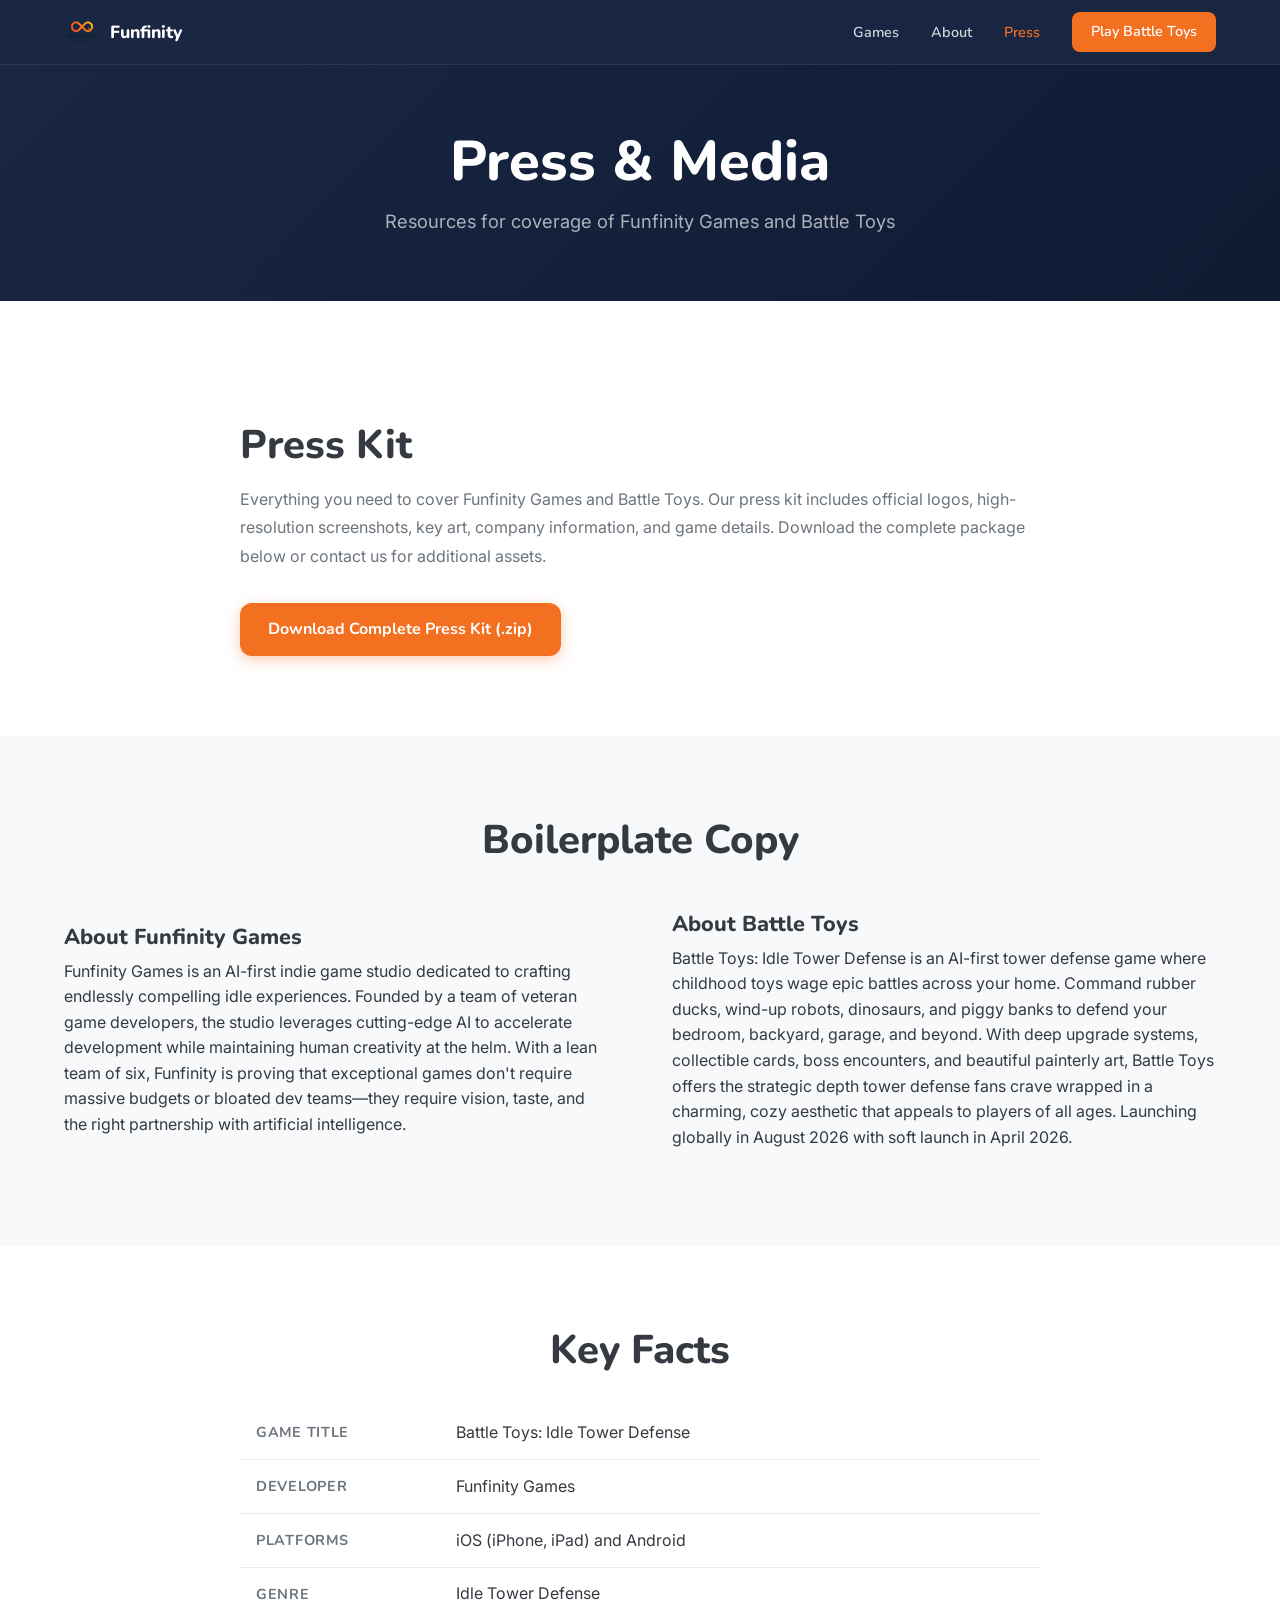
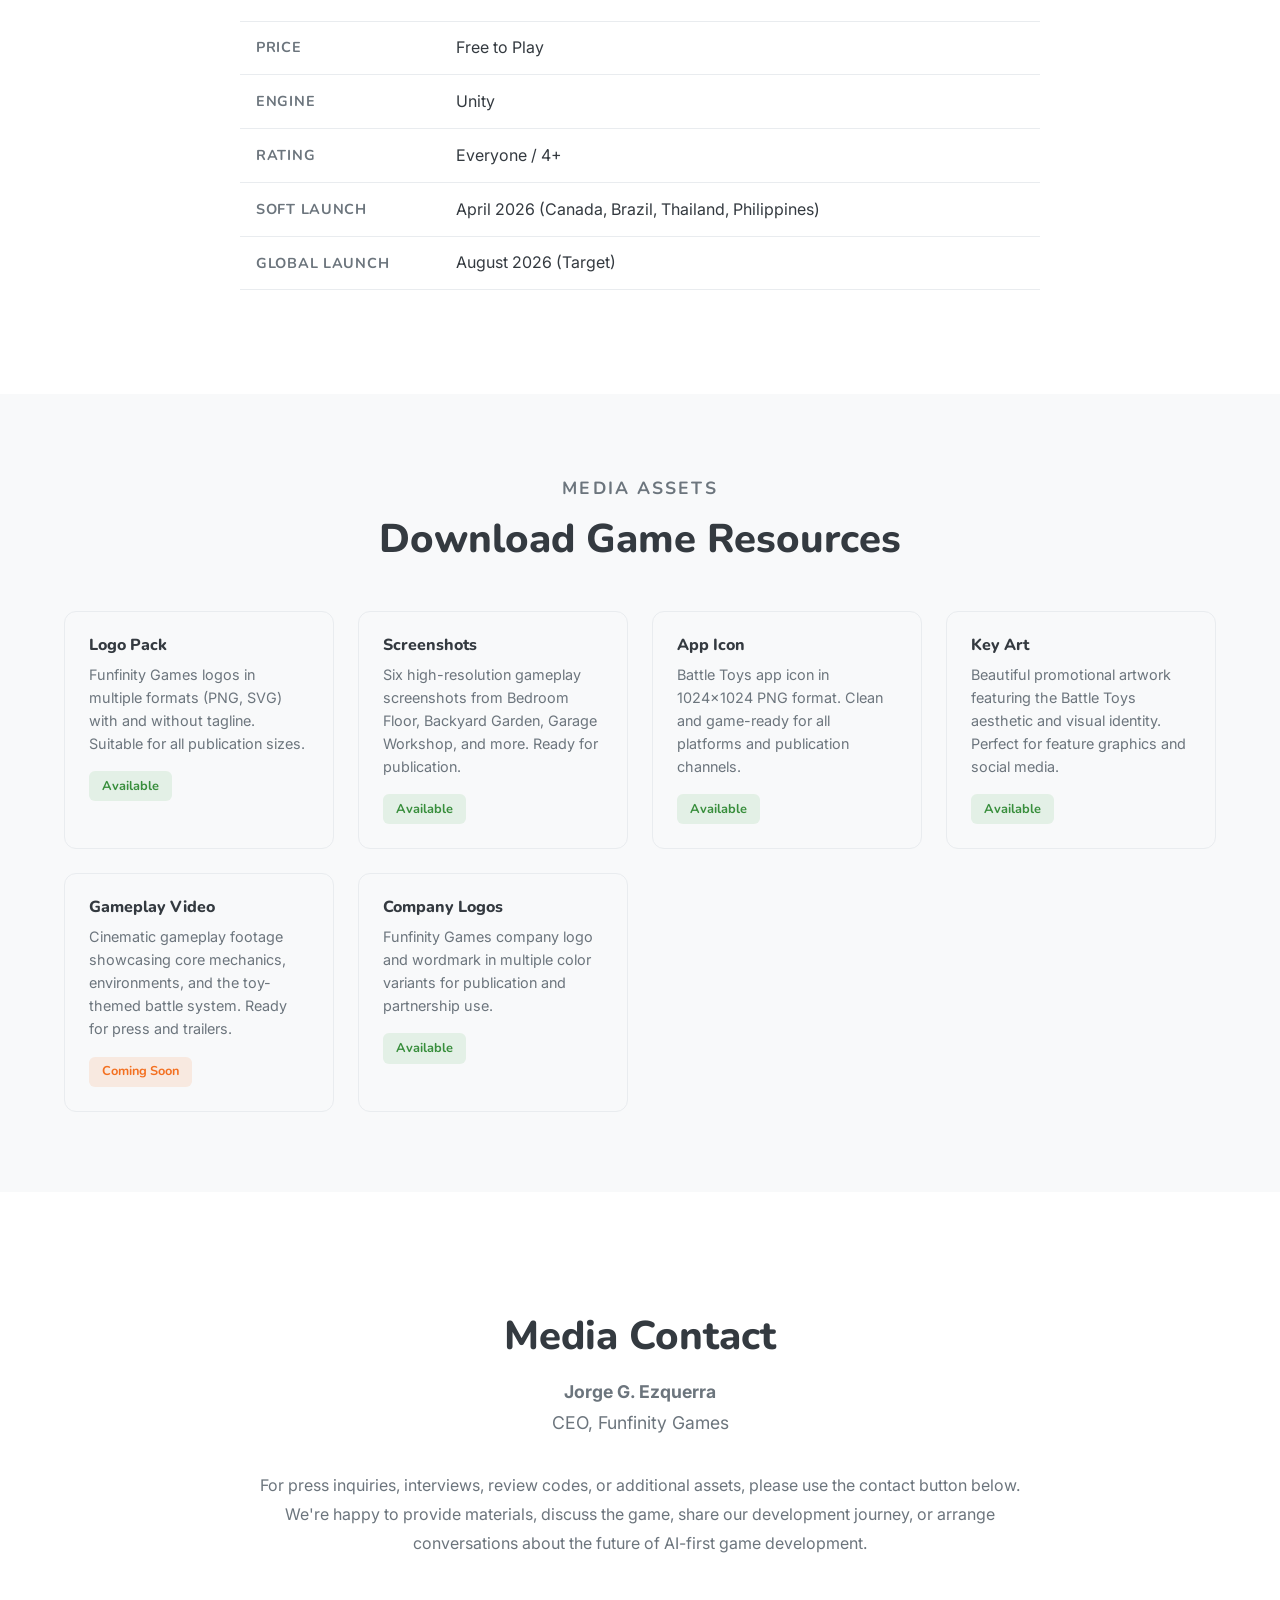
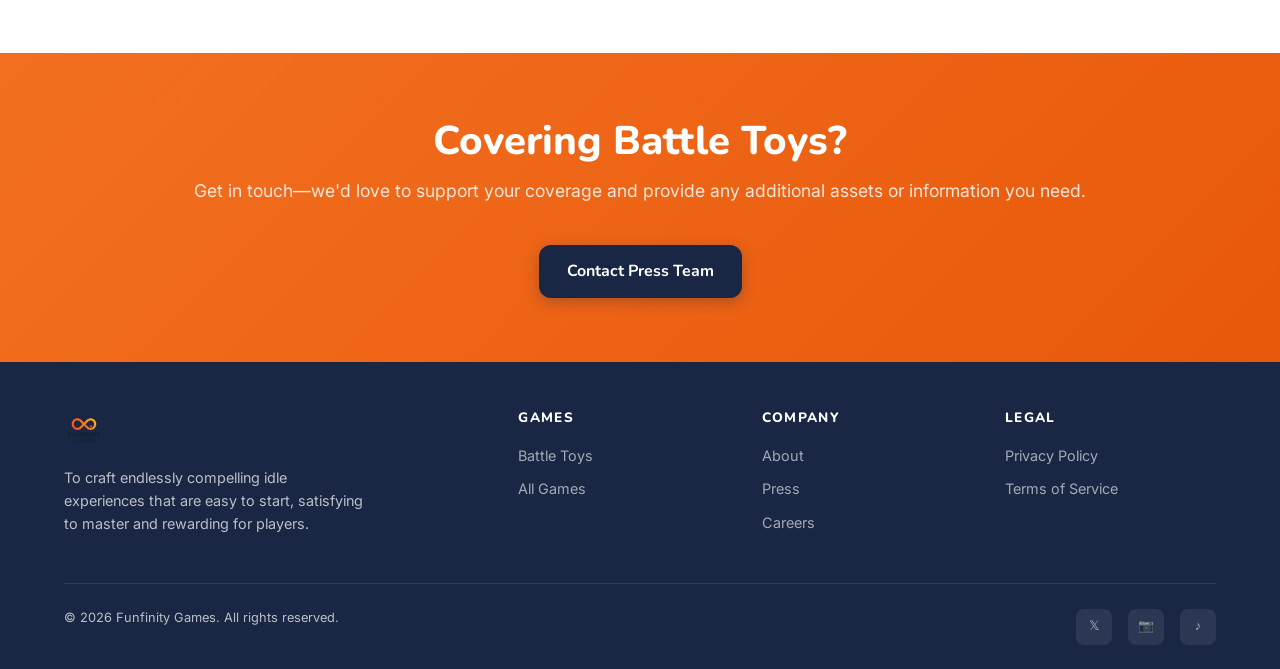
<file: press.html>
<!DOCTYPE html>
<html lang="en">
<head>
  <meta charset="UTF-8">
  <!-- Favicon -->
  <link rel="icon" href="favicon.svg" type="image/svg+xml">
  <link rel="icon" href="favicon.ico" sizes="any">
  <link rel="icon" type="image/png" sizes="32x32" href="favicon-32x32.png">
  <link rel="icon" type="image/png" sizes="16x16" href="favicon-16x16.png">
  <link rel="apple-touch-icon" sizes="180x180" href="apple-touch-icon.png">
  <meta name="viewport" content="width=device-width, initial-scale=1.0">
  <title>Press Kit — Funfinity Games | Battle Toys Media Resources</title>
  <meta name="description" content="Download the Funfinity Games press kit. Screenshots, logos, and media resources for Battle Toys: Idle Tower Defense.">

  <!-- Open Graph for social sharing -->
  <meta property="og:title" content="Press Kit — Funfinity Games | Battle Toys Media Resources">
  <meta property="og:description" content="Download the Funfinity Games press kit. Screenshots, logos, and media resources for Battle Toys: Idle Tower Defense.">
  <meta property="og:type" content="website">
  <meta property="og:url" content="https://funfinity.games/press.html">
  <meta property="og:image" content="https://funfinity.games/images/funfinity-logo.png">

  <!-- Google Fonts -->
  <link rel="preconnect" href="https://fonts.googleapis.com">
  <link rel="preconnect" href="https://fonts.gstatic.com" crossorigin>
  <link href="https://fonts.googleapis.com/css2?family=Nunito:wght@600;700;800;900&family=Inter:wght@400;500;600&display=swap" rel="stylesheet">

  <!-- Styles -->
  <link rel="stylesheet" href="styles.css">
</head>
<body>
  <!-- Navigation -->
  <nav class="site-nav">
    <div class="nav-inner container">
      <a href="index.html" class="nav-logo">
        <img src="images/funfinity-logo.png" alt="Funfinity">
        <span>Funfinity</span>
      </a>
      <ul class="nav-links">
        <li><a href="index.html#games">Games</a></li>
        <li><a href="about.html">About</a></li>
        <li><a href="press.html" class="active">Press</a></li>
        <li><a href="battle-toys.html" class="nav-cta">Play Battle Toys</a></li>
      </ul>
      <button class="nav-toggle" aria-label="Toggle menu">
        <span></span><span></span><span></span>
      </button>
    </div>
  </nav>

  <!-- Page Hero -->
  <section class="page-hero">
    <div class="container">
      <h1>Press & Media</h1>
      <p>Resources for coverage of Funfinity Games and Battle Toys</p>
    </div>
  </section>

  <!-- Press Kit Section -->
  <section class="section">
    <div class="container">
      <div class="content-block">
        <h2>Press Kit</h2>
        <p>Everything you need to cover Funfinity Games and Battle Toys. Our press kit includes official logos, high-resolution screenshots, key art, company information, and game details. Download the complete package below or contact us for additional assets.</p>
        <div style="margin-top: 2rem;">
          <a href="#" class="btn btn-primary">Download Complete Press Kit (.zip)</a>
        </div>
      </div>
    </div>
  </section>

  <!-- Boilerplate Section -->
  <section class="section section-light">
    <div class="container">
      <h2 style="text-align: center; margin-bottom: 3rem;">Boilerplate Copy</h2>
      <div class="two-col">
        <div>
          <h3>About Funfinity Games</h3>
          <p>Funfinity Games is an AI-first indie game studio dedicated to crafting endlessly compelling idle experiences. Founded by a team of veteran game developers, the studio leverages cutting-edge AI to accelerate development while maintaining human creativity at the helm. With a lean team of six, Funfinity is proving that exceptional games don't require massive budgets or bloated dev teams—they require vision, taste, and the right partnership with artificial intelligence.</p>
        </div>
        <div>
          <h3>About Battle Toys</h3>
          <p>Battle Toys: Idle Tower Defense is an AI-first tower defense game where childhood toys wage epic battles across your home. Command rubber ducks, wind-up robots, dinosaurs, and piggy banks to defend your bedroom, backyard, garage, and beyond. With deep upgrade systems, collectible cards, boss encounters, and beautiful painterly art, Battle Toys offers the strategic depth tower defense fans crave wrapped in a charming, cozy aesthetic that appeals to players of all ages. Launching globally in August 2026 with soft launch in April 2026.</p>
        </div>
      </div>
    </div>
  </section>

  <!-- Key Facts Section -->
  <section class="section">
    <div class="container">
      <h2 style="text-align: center; margin-bottom: 2rem;">Key Facts</h2>
      <div class="content-block">
        <table class="fact-table">
          <tr>
            <th>Game Title</th>
            <td>Battle Toys: Idle Tower Defense</td>
          </tr>
          <tr>
            <th>Developer</th>
            <td>Funfinity Games</td>
          </tr>
          <tr>
            <th>Platforms</th>
            <td>iOS (iPhone, iPad) and Android</td>
          </tr>
          <tr>
            <th>Genre</th>
            <td>Idle Tower Defense</td>
          </tr>
          <tr>
            <th>Price</th>
            <td>Free to Play</td>
          </tr>
          <tr>
            <th>Engine</th>
            <td>Unity</td>
          </tr>
          <tr>
            <th>Rating</th>
            <td>Everyone / 4+</td>
          </tr>
          <tr>
            <th>Soft Launch</th>
            <td>April 2026 (Canada, Brazil, Thailand, Philippines)</td>
          </tr>
          <tr>
            <th>Global Launch</th>
            <td>August 2026 (Target)</td>
          </tr>
        </table>
      </div>
    </div>
  </section>

  <!-- Media Assets Section -->
  <section class="section section-light">
    <div class="container">
      <div class="section-header">
        <p class="section-label">Media Assets</p>
        <h2>Download Game Resources</h2>
      </div>

      <div class="press-assets-grid">
        <div class="press-asset-card">
          <h4>Logo Pack</h4>
          <p>Funfinity Games logos in multiple formats (PNG, SVG) with and without tagline. Suitable for all publication sizes.</p>
          <div style="margin-top: 1rem;">
            <span class="badge badge-green">Available</span>
          </div>
        </div>

        <div class="press-asset-card">
          <h4>Screenshots</h4>
          <p>Six high-resolution gameplay screenshots from Bedroom Floor, Backyard Garden, Garage Workshop, and more. Ready for publication.</p>
          <div style="margin-top: 1rem;">
            <span class="badge badge-green">Available</span>
          </div>
        </div>

        <div class="press-asset-card">
          <h4>App Icon</h4>
          <p>Battle Toys app icon in 1024x1024 PNG format. Clean and game-ready for all platforms and publication channels.</p>
          <div style="margin-top: 1rem;">
            <span class="badge badge-green">Available</span>
          </div>
        </div>

        <div class="press-asset-card">
          <h4>Key Art</h4>
          <p>Beautiful promotional artwork featuring the Battle Toys aesthetic and visual identity. Perfect for feature graphics and social media.</p>
          <div style="margin-top: 1rem;">
            <span class="badge badge-green">Available</span>
          </div>
        </div>

        <div class="press-asset-card">
          <h4>Gameplay Video</h4>
          <p>Cinematic gameplay footage showcasing core mechanics, environments, and the toy-themed battle system. Ready for press and trailers.</p>
          <div style="margin-top: 1rem;">
            <span class="badge badge-orange">Coming Soon</span>
          </div>
        </div>

        <div class="press-asset-card">
          <h4>Company Logos</h4>
          <p>Funfinity Games company logo and wordmark in multiple color variants for publication and partnership use.</p>
          <div style="margin-top: 1rem;">
            <span class="badge badge-green">Available</span>
          </div>
        </div>
      </div>
    </div>
  </section>

  <!-- Media Contact Section -->
  <section class="section">
    <div class="container">
      <div class="content-block" style="text-align: center;">
        <h2>Media Contact</h2>
        <p style="font-size: 1.1rem; margin-bottom: 2rem;">
          <strong>Jorge G. Ezquerra</strong><br>
          CEO, Funfinity Games
        </p>
        <p>For press inquiries, interviews, review codes, or additional assets, please use the contact button below. We're happy to provide materials, discuss the game, share our development journey, or arrange conversations about the future of AI-first game development.</p>
      </div>
    </div>
  </section>

  <!-- CTA Band -->
  <section class="cta-band">
    <div class="container">
      <h2>Covering Battle Toys?</h2>
      <p>Get in touch—we'd love to support your coverage and provide any additional assets or information you need.</p>
      <a href="#" class="btn btn-dark" style="margin-top: 1rem;" onclick="window.location='mai'+'lto:'+'press'+'@'+'funfinity'+'.'+'games'; return false;">Contact Press Team</a>
    </div>
  </section>

  <!-- Footer -->
  <footer class="site-footer">
    <div class="container">
      <div class="footer-grid">
        <div class="footer-brand">
          <img src="images/funfinity-logo.png" alt="Funfinity">
          <p>To craft endlessly compelling idle experiences that are easy to start, satisfying to master and rewarding for players.</p>
        </div>

        <div class="footer-col">
          <h4>Games</h4>
          <ul>
            <li><a href="battle-toys.html">Battle Toys</a></li>
            <li><a href="index.html#games">All Games</a></li>
          </ul>
        </div>

        <div class="footer-col">
          <h4>Company</h4>
          <ul>
            <li><a href="about.html">About</a></li>
            <li><a href="press.html">Press</a></li>
            <li><a href="#">Careers</a></li>
          </ul>
        </div>

        <div class="footer-col">
          <h4>Legal</h4>
          <ul>
            <li><a href="privacy.html">Privacy Policy</a></li>
            <li><a href="terms.html">Terms of Service</a></li>
          </ul>
        </div>
      </div>

      <div class="footer-bottom">
        <p>&copy; 2026 Funfinity Games. All rights reserved.</p>
        <div class="footer-social">
          <a href="#" title="X / Twitter" aria-label="Follow on X">𝕏</a>
          <a href="#" title="Instagram" aria-label="Follow on Instagram">📷</a>
          <a href="#" title="TikTok" aria-label="Follow on TikTok">♪</a>
        </div>
      </div>
    </div>
  </footer>

  <!-- Mobile Menu Toggle Script -->
  <script>
    document.querySelector('.nav-toggle').addEventListener('click', () => {
      document.querySelector('.nav-links').classList.toggle('open');
    });

    // Close mobile menu when a link is clicked
    document.querySelectorAll('.nav-links a').forEach(link => {
      link.addEventListener('click', () => {
        document.querySelector('.nav-links').classList.remove('open');
      });
    });
  </script>
</body>
</html>
</file>
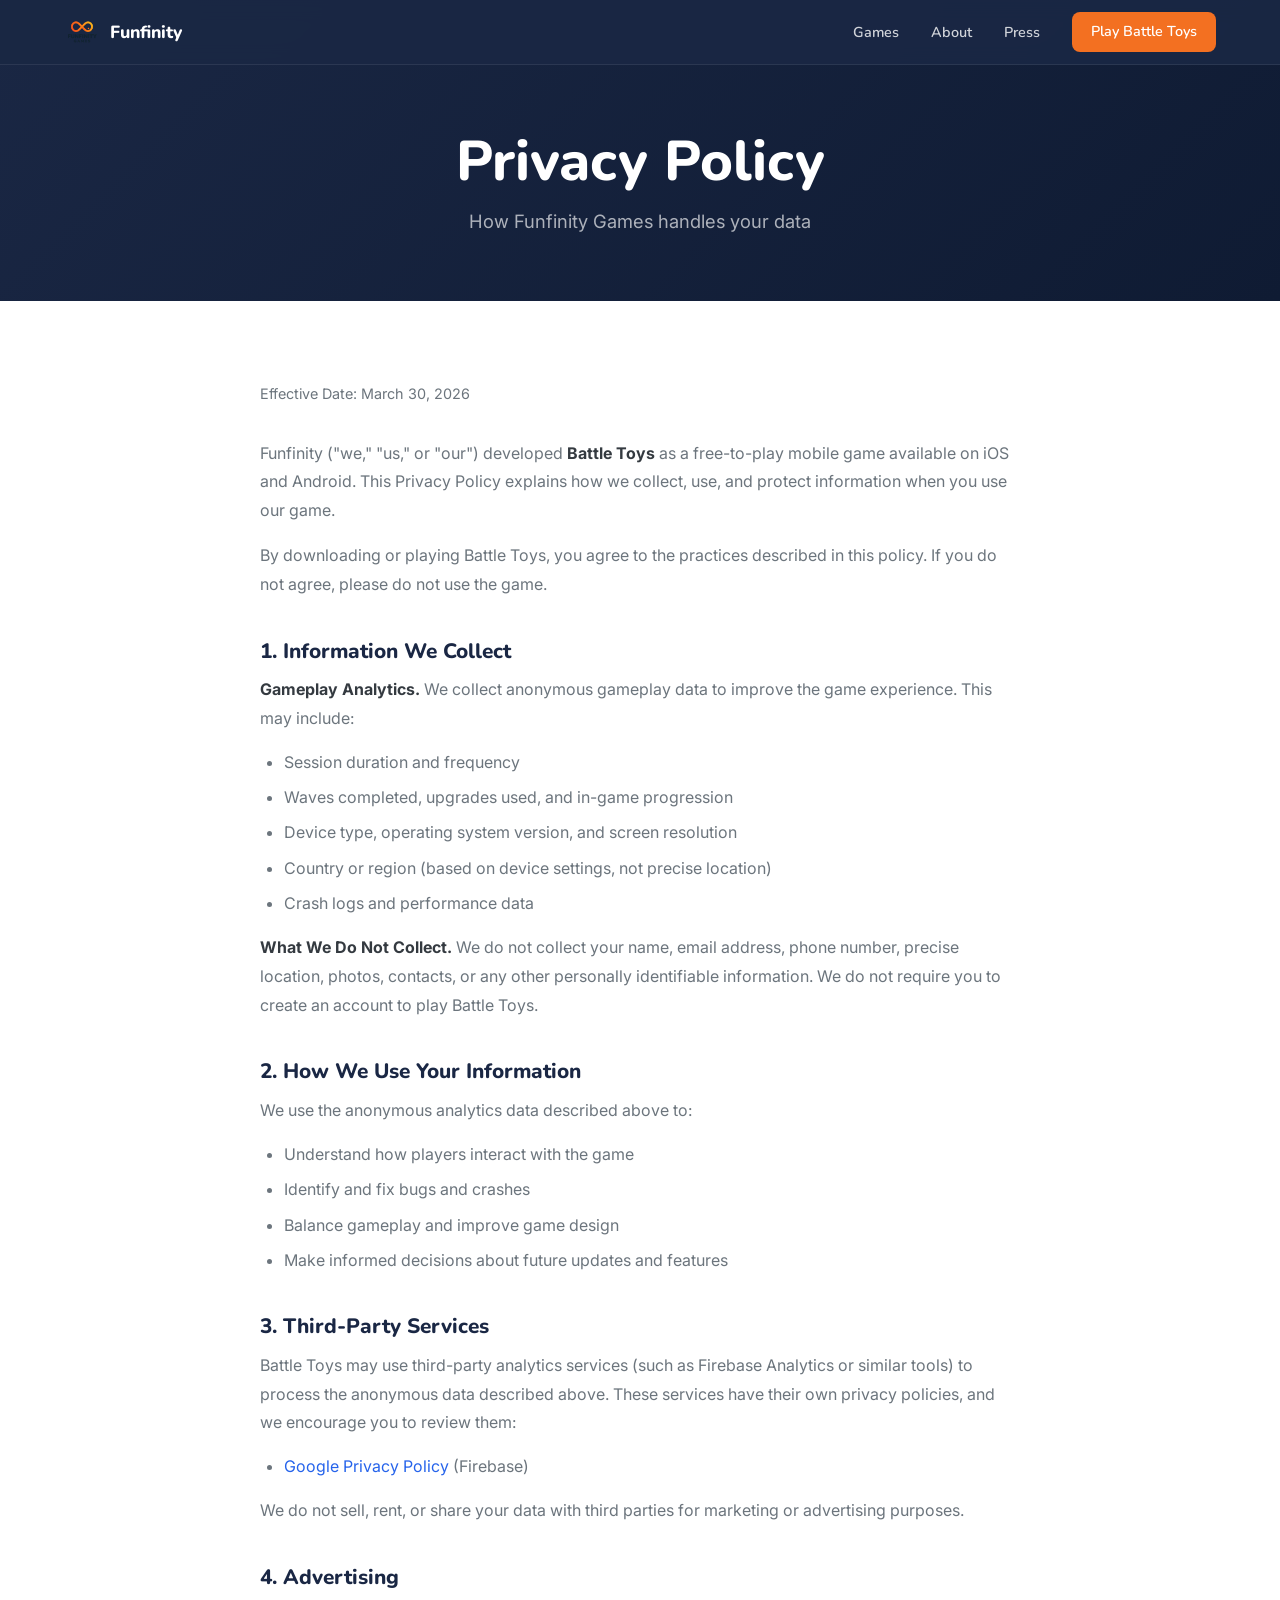
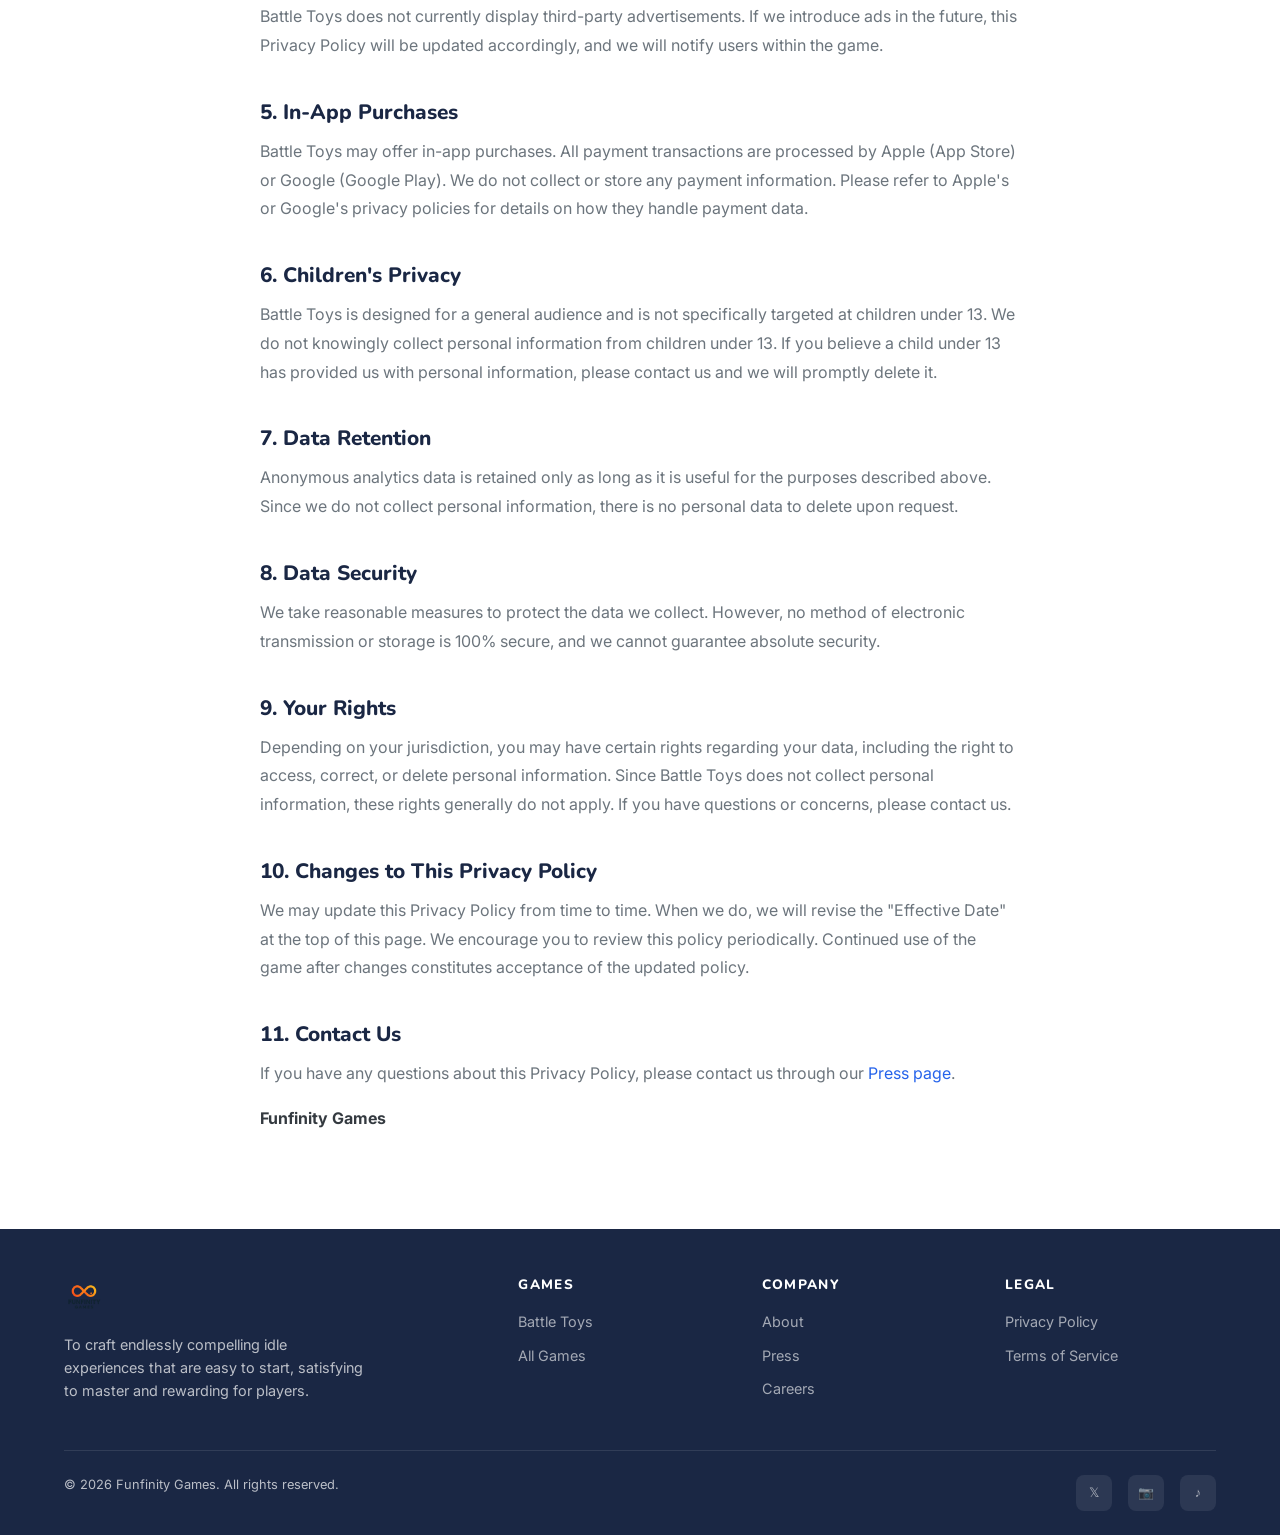
<file: privacy.html>
<!DOCTYPE html>
<html lang="en">
<head>
  <meta charset="UTF-8">
  <!-- Favicon -->
  <link rel="icon" href="favicon.svg" type="image/svg+xml">
  <link rel="icon" href="favicon.ico" sizes="any">
  <link rel="icon" type="image/png" sizes="32x32" href="favicon-32x32.png">
  <link rel="icon" type="image/png" sizes="16x16" href="favicon-16x16.png">
  <link rel="apple-touch-icon" sizes="180x180" href="apple-touch-icon.png">
  <meta name="viewport" content="width=device-width, initial-scale=1.0">
  <title>Privacy Policy | Funfinity Games</title>
  <meta name="description" content="Privacy Policy for Battle Toys and Funfinity Games. Learn how we handle your data.">

  <link rel="preconnect" href="https://fonts.googleapis.com">
  <link rel="preconnect" href="https://fonts.gstatic.com" crossorigin>
  <link href="https://fonts.googleapis.com/css2?family=Nunito:wght@600;700;800;900&family=Inter:wght@400;500;600&display=swap" rel="stylesheet">
  <link rel="stylesheet" href="styles.css">
  <style>
    .legal-content { max-width: 760px; margin: 0 auto; }
    .legal-content h2 { font-size: 1.3rem; margin-top: 2.5rem; margin-bottom: .75rem; color: var(--navy); }
    .legal-content p { color: var(--gray-600); line-height: 1.8; }
    .legal-content ul { margin: 0 0 1rem 1.5rem; color: var(--gray-600); }
    .legal-content li { margin-bottom: .5rem; line-height: 1.7; }
    .legal-content strong { color: var(--gray-800); }
    .effective-date { font-size: .9rem; color: var(--gray-400); margin-bottom: 2rem; }
  </style>
</head>
<body>
  <!-- Navigation -->
  <nav class="site-nav">
    <div class="nav-inner container">
      <a href="index.html" class="nav-logo">
        <img src="images/funfinity-logo.png" alt="Funfinity">
        <span>Funfinity</span>
      </a>
      <ul class="nav-links">
        <li><a href="index.html#games">Games</a></li>
        <li><a href="about.html">About</a></li>
        <li><a href="press.html">Press</a></li>
        <li><a href="battle-toys.html" class="nav-cta">Play Battle Toys</a></li>
      </ul>
      <button class="nav-toggle" aria-label="Toggle menu">
        <span></span><span></span><span></span>
      </button>
    </div>
  </nav>

  <!-- Page Hero -->
  <section class="page-hero">
    <div class="container">
      <h1>Privacy Policy</h1>
      <p>How Funfinity Games handles your data</p>
    </div>
  </section>

  <!-- Content -->
  <section class="section">
    <div class="container">
      <div class="legal-content">
        <p class="effective-date">Effective Date: March 30, 2026</p>

        <p>Funfinity ("we," "us," or "our") developed <strong>Battle Toys</strong> as a free-to-play mobile game available on iOS and Android. This Privacy Policy explains how we collect, use, and protect information when you use our game.</p>

        <p>By downloading or playing Battle Toys, you agree to the practices described in this policy. If you do not agree, please do not use the game.</p>

        <h2>1. Information We Collect</h2>

        <p><strong>Gameplay Analytics.</strong> We collect anonymous gameplay data to improve the game experience. This may include:</p>
        <ul>
          <li>Session duration and frequency</li>
          <li>Waves completed, upgrades used, and in-game progression</li>
          <li>Device type, operating system version, and screen resolution</li>
          <li>Country or region (based on device settings, not precise location)</li>
          <li>Crash logs and performance data</li>
        </ul>

        <p><strong>What We Do Not Collect.</strong> We do not collect your name, email address, phone number, precise location, photos, contacts, or any other personally identifiable information. We do not require you to create an account to play Battle Toys.</p>

        <h2>2. How We Use Your Information</h2>
        <p>We use the anonymous analytics data described above to:</p>
        <ul>
          <li>Understand how players interact with the game</li>
          <li>Identify and fix bugs and crashes</li>
          <li>Balance gameplay and improve game design</li>
          <li>Make informed decisions about future updates and features</li>
        </ul>

        <h2>3. Third-Party Services</h2>
        <p>Battle Toys may use third-party analytics services (such as Firebase Analytics or similar tools) to process the anonymous data described above. These services have their own privacy policies, and we encourage you to review them:</p>
        <ul>
          <li><a href="https://policies.google.com/privacy" target="_blank" rel="noopener">Google Privacy Policy</a> (Firebase)</li>
        </ul>
        <p>We do not sell, rent, or share your data with third parties for marketing or advertising purposes.</p>

        <h2>4. Advertising</h2>
        <p>Battle Toys does not currently display third-party advertisements. If we introduce ads in the future, this Privacy Policy will be updated accordingly, and we will notify users within the game.</p>

        <h2>5. In-App Purchases</h2>
        <p>Battle Toys may offer in-app purchases. All payment transactions are processed by Apple (App Store) or Google (Google Play). We do not collect or store any payment information. Please refer to Apple's or Google's privacy policies for details on how they handle payment data.</p>

        <h2>6. Children's Privacy</h2>
        <p>Battle Toys is designed for a general audience and is not specifically targeted at children under 13. We do not knowingly collect personal information from children under 13. If you believe a child under 13 has provided us with personal information, please contact us and we will promptly delete it.</p>

        <h2>7. Data Retention</h2>
        <p>Anonymous analytics data is retained only as long as it is useful for the purposes described above. Since we do not collect personal information, there is no personal data to delete upon request.</p>

        <h2>8. Data Security</h2>
        <p>We take reasonable measures to protect the data we collect. However, no method of electronic transmission or storage is 100% secure, and we cannot guarantee absolute security.</p>

        <h2>9. Your Rights</h2>
        <p>Depending on your jurisdiction, you may have certain rights regarding your data, including the right to access, correct, or delete personal information. Since Battle Toys does not collect personal information, these rights generally do not apply. If you have questions or concerns, please contact us.</p>

        <h2>10. Changes to This Privacy Policy</h2>
        <p>We may update this Privacy Policy from time to time. When we do, we will revise the "Effective Date" at the top of this page. We encourage you to review this policy periodically. Continued use of the game after changes constitutes acceptance of the updated policy.</p>

        <h2>11. Contact Us</h2>
        <p>If you have any questions about this Privacy Policy, please contact us through our <a href="press.html">Press page</a>.</p>
        <p><strong>Funfinity Games</strong></p>
      </div>
    </div>
  </section>

  <!-- Footer -->
  <footer class="site-footer">
    <div class="container">
      <div class="footer-grid">
        <div class="footer-brand">
          <img src="images/funfinity-logo.png" alt="Funfinity">
          <p>To craft endlessly compelling idle experiences that are easy to start, satisfying to master and rewarding for players.</p>
        </div>
        <div class="footer-col">
          <h4>Games</h4>
          <ul>
            <li><a href="battle-toys.html">Battle Toys</a></li>
            <li><a href="index.html#games">All Games</a></li>
          </ul>
        </div>
        <div class="footer-col">
          <h4>Company</h4>
          <ul>
            <li><a href="about.html">About</a></li>
            <li><a href="press.html">Press</a></li>
            <li><a href="#">Careers</a></li>
          </ul>
        </div>
        <div class="footer-col">
          <h4>Legal</h4>
          <ul>
            <li><a href="privacy.html">Privacy Policy</a></li>
            <li><a href="terms.html">Terms of Service</a></li>
          </ul>
        </div>
      </div>
      <div class="footer-bottom">
        <p>&copy; 2026 Funfinity Games. All rights reserved.</p>
        <div class="footer-social">
          <a href="#" title="X / Twitter" aria-label="Follow on X">&#120143;</a>
          <a href="#" title="Instagram" aria-label="Follow on Instagram">&#128247;</a>
          <a href="#" title="TikTok" aria-label="Follow on TikTok">&#9834;</a>
        </div>
      </div>
    </div>
  </footer>

  <script>
    document.querySelector('.nav-toggle').addEventListener('click', () => {
      document.querySelector('.nav-links').classList.toggle('open');
    });
    document.querySelectorAll('.nav-links a').forEach(link => {
      link.addEventListener('click', () => {
        document.querySelector('.nav-links').classList.remove('open');
      });
    });
  </script>
</body>
</html>
</file>
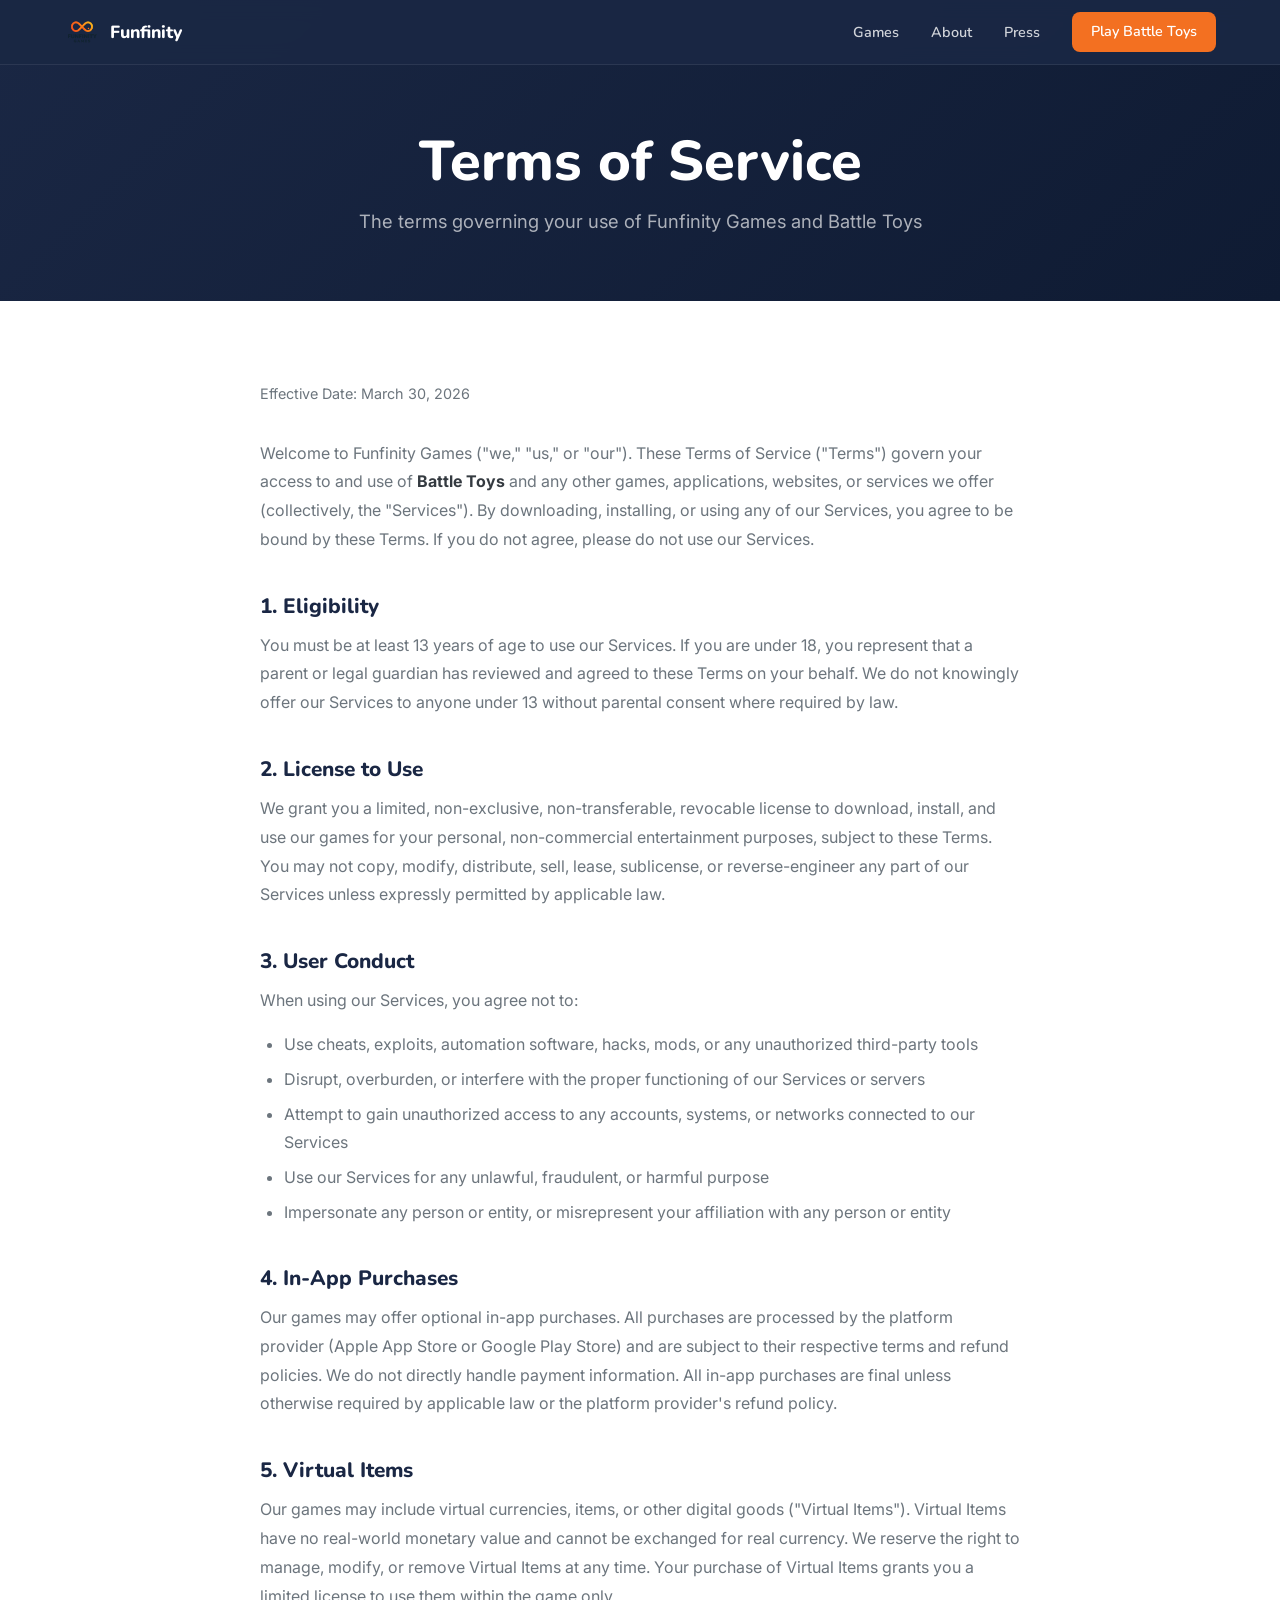
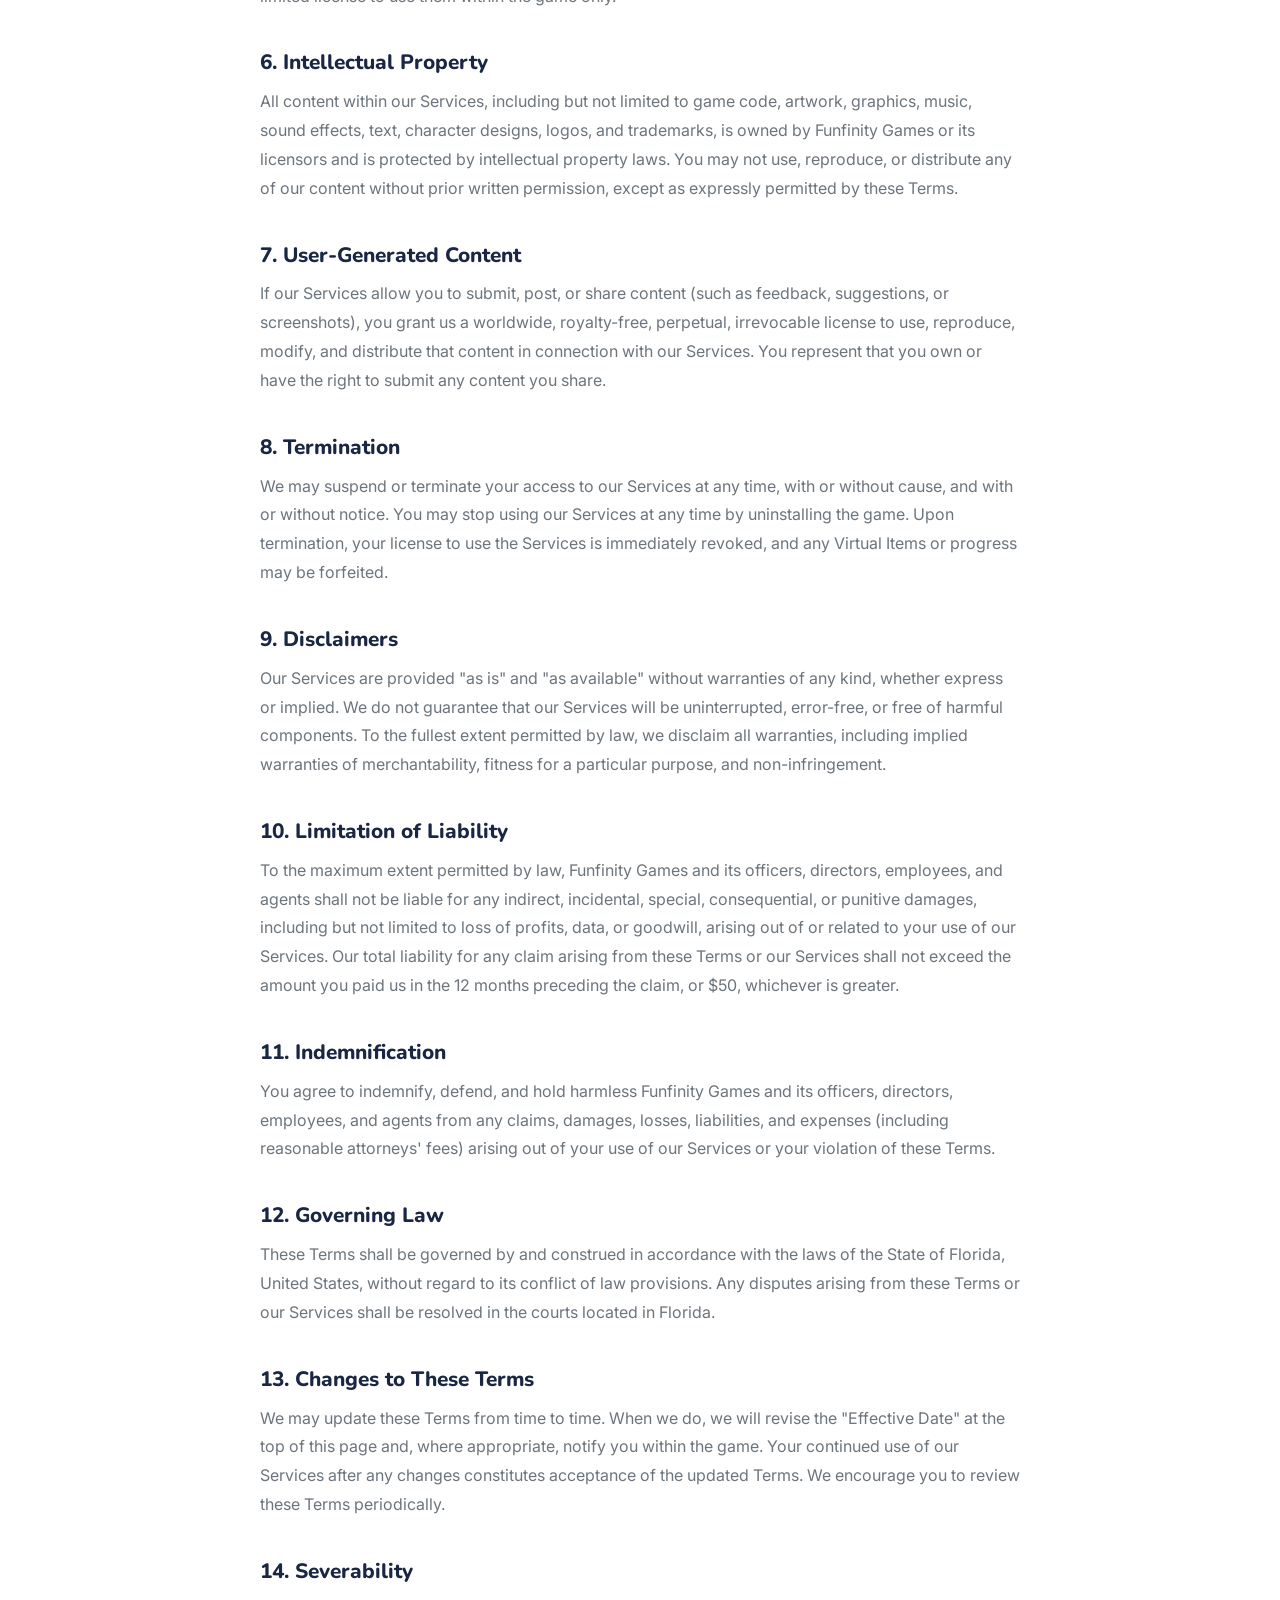
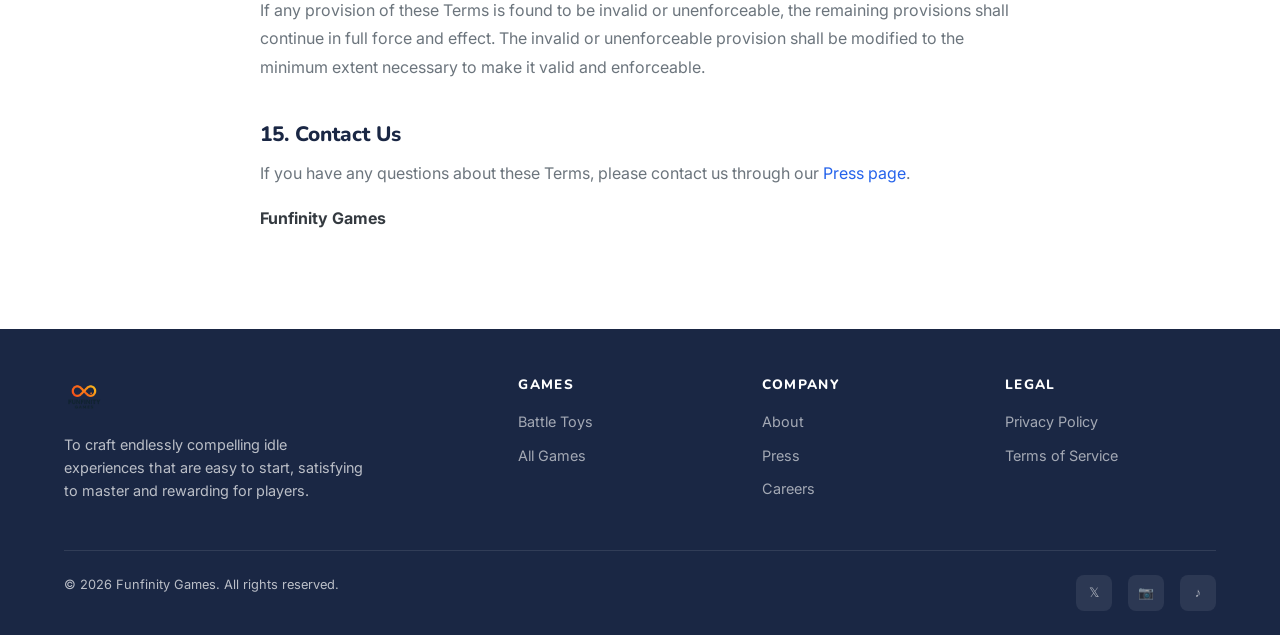
<file: terms.html>
<!DOCTYPE html>
<html lang="en">
<head>
  <meta charset="UTF-8">
  <!-- Favicon -->
  <link rel="icon" href="favicon.svg" type="image/svg+xml">
  <link rel="icon" href="favicon.ico" sizes="any">
  <link rel="icon" type="image/png" sizes="32x32" href="favicon-32x32.png">
  <link rel="icon" type="image/png" sizes="16x16" href="favicon-16x16.png">
  <link rel="apple-touch-icon" sizes="180x180" href="apple-touch-icon.png">
  <meta name="viewport" content="width=device-width, initial-scale=1.0">
  <title>Terms of Service | Funfinity Games</title>
  <meta name="description" content="Terms of Service for Battle Toys and Funfinity Games. Read our terms governing the use of our games and services.">

  <link rel="preconnect" href="https://fonts.googleapis.com">
  <link rel="preconnect" href="https://fonts.gstatic.com" crossorigin>
  <link href="https://fonts.googleapis.com/css2?family=Nunito:wght@600;700;800;900&family=Inter:wght@400;500;600&display=swap" rel="stylesheet">
  <link rel="stylesheet" href="styles.css">
  <style>
    .legal-content { max-width: 760px; margin: 0 auto; }
    .legal-content h2 { font-size: 1.3rem; margin-top: 2.5rem; margin-bottom: .75rem; color: var(--navy); }
    .legal-content p { color: var(--gray-600); line-height: 1.8; }
    .legal-content ul { margin: 0 0 1rem 1.5rem; color: var(--gray-600); }
    .legal-content li { margin-bottom: .5rem; line-height: 1.7; }
    .legal-content strong { color: var(--gray-800); }
    .effective-date { font-size: .9rem; color: var(--gray-400); margin-bottom: 2rem; }
  </style>
</head>
<body>
  <!-- Navigation -->
  <nav class="site-nav">
    <div class="nav-inner container">
      <a href="index.html" class="nav-logo">
        <img src="images/funfinity-logo.png" alt="Funfinity">
        <span>Funfinity</span>
      </a>
      <ul class="nav-links">
        <li><a href="index.html#games">Games</a></li>
        <li><a href="about.html">About</a></li>
        <li><a href="press.html">Press</a></li>
        <li><a href="battle-toys.html" class="nav-cta">Play Battle Toys</a></li>
      </ul>
      <button class="nav-toggle" aria-label="Toggle menu">
        <span></span><span></span><span></span>
      </button>
    </div>
  </nav>

  <!-- Page Hero -->
  <section class="page-hero">
    <div class="container">
      <h1>Terms of Service</h1>
      <p>The terms governing your use of Funfinity Games and Battle Toys</p>
    </div>
  </section>

  <!-- Content -->
  <section class="section">
    <div class="container">
      <div class="legal-content">
        <p class="effective-date">Effective Date: March 30, 2026</p>

        <p>Welcome to Funfinity Games ("we," "us," or "our"). These Terms of Service ("Terms") govern your access to and use of <strong>Battle Toys</strong> and any other games, applications, websites, or services we offer (collectively, the "Services"). By downloading, installing, or using any of our Services, you agree to be bound by these Terms. If you do not agree, please do not use our Services.</p>

        <h2>1. Eligibility</h2>
        <p>You must be at least 13 years of age to use our Services. If you are under 18, you represent that a parent or legal guardian has reviewed and agreed to these Terms on your behalf. We do not knowingly offer our Services to anyone under 13 without parental consent where required by law.</p>

        <h2>2. License to Use</h2>
        <p>We grant you a limited, non-exclusive, non-transferable, revocable license to download, install, and use our games for your personal, non-commercial entertainment purposes, subject to these Terms. You may not copy, modify, distribute, sell, lease, sublicense, or reverse-engineer any part of our Services unless expressly permitted by applicable law.</p>

        <h2>3. User Conduct</h2>
        <p>When using our Services, you agree not to:</p>
        <ul>
          <li>Use cheats, exploits, automation software, hacks, mods, or any unauthorized third-party tools</li>
          <li>Disrupt, overburden, or interfere with the proper functioning of our Services or servers</li>
          <li>Attempt to gain unauthorized access to any accounts, systems, or networks connected to our Services</li>
          <li>Use our Services for any unlawful, fraudulent, or harmful purpose</li>
          <li>Impersonate any person or entity, or misrepresent your affiliation with any person or entity</li>
        </ul>

        <h2>4. In-App Purchases</h2>
        <p>Our games may offer optional in-app purchases. All purchases are processed by the platform provider (Apple App Store or Google Play Store) and are subject to their respective terms and refund policies. We do not directly handle payment information. All in-app purchases are final unless otherwise required by applicable law or the platform provider's refund policy.</p>

        <h2>5. Virtual Items</h2>
        <p>Our games may include virtual currencies, items, or other digital goods ("Virtual Items"). Virtual Items have no real-world monetary value and cannot be exchanged for real currency. We reserve the right to manage, modify, or remove Virtual Items at any time. Your purchase of Virtual Items grants you a limited license to use them within the game only.</p>

        <h2>6. Intellectual Property</h2>
        <p>All content within our Services, including but not limited to game code, artwork, graphics, music, sound effects, text, character designs, logos, and trademarks, is owned by Funfinity Games or its licensors and is protected by intellectual property laws. You may not use, reproduce, or distribute any of our content without prior written permission, except as expressly permitted by these Terms.</p>

        <h2>7. User-Generated Content</h2>
        <p>If our Services allow you to submit, post, or share content (such as feedback, suggestions, or screenshots), you grant us a worldwide, royalty-free, perpetual, irrevocable license to use, reproduce, modify, and distribute that content in connection with our Services. You represent that you own or have the right to submit any content you share.</p>

        <h2>8. Termination</h2>
        <p>We may suspend or terminate your access to our Services at any time, with or without cause, and with or without notice. You may stop using our Services at any time by uninstalling the game. Upon termination, your license to use the Services is immediately revoked, and any Virtual Items or progress may be forfeited.</p>

        <h2>9. Disclaimers</h2>
        <p>Our Services are provided "as is" and "as available" without warranties of any kind, whether express or implied. We do not guarantee that our Services will be uninterrupted, error-free, or free of harmful components. To the fullest extent permitted by law, we disclaim all warranties, including implied warranties of merchantability, fitness for a particular purpose, and non-infringement.</p>

        <h2>10. Limitation of Liability</h2>
        <p>To the maximum extent permitted by law, Funfinity Games and its officers, directors, employees, and agents shall not be liable for any indirect, incidental, special, consequential, or punitive damages, including but not limited to loss of profits, data, or goodwill, arising out of or related to your use of our Services. Our total liability for any claim arising from these Terms or our Services shall not exceed the amount you paid us in the 12 months preceding the claim, or $50, whichever is greater.</p>

        <h2>11. Indemnification</h2>
        <p>You agree to indemnify, defend, and hold harmless Funfinity Games and its officers, directors, employees, and agents from any claims, damages, losses, liabilities, and expenses (including reasonable attorneys' fees) arising out of your use of our Services or your violation of these Terms.</p>

        <h2>12. Governing Law</h2>
        <p>These Terms shall be governed by and construed in accordance with the laws of the State of Florida, United States, without regard to its conflict of law provisions. Any disputes arising from these Terms or our Services shall be resolved in the courts located in Florida.</p>

        <h2>13. Changes to These Terms</h2>
        <p>We may update these Terms from time to time. When we do, we will revise the "Effective Date" at the top of this page and, where appropriate, notify you within the game. Your continued use of our Services after any changes constitutes acceptance of the updated Terms. We encourage you to review these Terms periodically.</p>

        <h2>14. Severability</h2>
        <p>If any provision of these Terms is found to be invalid or unenforceable, the remaining provisions shall continue in full force and effect. The invalid or unenforceable provision shall be modified to the minimum extent necessary to make it valid and enforceable.</p>

        <h2>15. Contact Us</h2>
        <p>If you have any questions about these Terms, please contact us through our <a href="press.html">Press page</a>.</p>
        <p><strong>Funfinity Games</strong></p>
      </div>
    </div>
  </section>

  <!-- Footer -->
  <footer class="site-footer">
    <div class="container">
      <div class="footer-grid">
        <div class="footer-brand">
          <img src="images/funfinity-logo.png" alt="Funfinity">
          <p>To craft endlessly compelling idle experiences that are easy to start, satisfying to master and rewarding for players.</p>
        </div>
        <div class="footer-col">
          <h4>Games</h4>
          <ul>
            <li><a href="battle-toys.html">Battle Toys</a></li>
            <li><a href="index.html#games">All Games</a></li>
          </ul>
        </div>
        <div class="footer-col">
          <h4>Company</h4>
          <ul>
            <li><a href="about.html">About</a></li>
            <li><a href="press.html">Press</a></li>
            <li><a href="#">Careers</a></li>
          </ul>
        </div>
        <div class="footer-col">
          <h4>Legal</h4>
          <ul>
            <li><a href="privacy.html">Privacy Policy</a></li>
            <li><a href="terms.html">Terms of Service</a></li>
          </ul>
        </div>
      </div>
      <div class="footer-bottom">
        <p>&copy; 2026 Funfinity Games. All rights reserved.</p>
        <div class="footer-social">
          <a href="#" title="X / Twitter" aria-label="Follow on X">&#120143;</a>
          <a href="#" title="Instagram" aria-label="Follow on Instagram">&#128247;</a>
          <a href="#" title="TikTok" aria-label="Follow on TikTok">&#9834;</a>
        </div>
      </div>
    </div>
  </footer>

  <script>
    document.querySelector('.nav-toggle').addEventListener('click', () => {
      document.querySelector('.nav-links').classList.toggle('open');
    });
    document.querySelectorAll('.nav-links a').forEach(link => {
      link.addEventListener('click', () => {
        document.querySelector('.nav-links').classList.remove('open');
      });
    });
  </script>
</body>
</html>
</file>
<file: styles.css>
/* ============================================
   FUNFINITY GAMES — Website Styles
   Brand colors derived from logo & game UI
   ============================================ */

/* ---------- Reset & Base ---------- */
*, *::before, *::after { box-sizing: border-box; margin: 0; padding: 0; }

:root {
  /* Brand palette */
  --navy:       #1a2744;
  --navy-light: #243352;
  --blue:       #2563eb;
  --blue-ui:    #3478f6;
  --orange:     #f37021;
  --orange-light:#f9a825;
  --green:      #4caf50;
  --green-dark: #388e3c;
  --red-accent: #ef5350;
  --cream:      #fdf6ec;
  --white:      #ffffff;
  --gray-100:   #f8f9fa;
  --gray-200:   #e9ecef;
  --gray-400:   #adb5bd;
  --gray-600:   #6c757d;
  --gray-800:   #343a40;

  /* Typography */
  --font-heading: 'Nunito', 'Segoe UI', sans-serif;
  --font-body:    'Inter', 'Segoe UI', sans-serif;

  /* Layout */
  --max-w: 1200px;
  --section-py: 5rem;
}

html { scroll-behavior: smooth; font-size: 16px; }

body {
  font-family: var(--font-body);
  color: var(--gray-800);
  background: var(--white);
  line-height: 1.6;
  -webkit-font-smoothing: antialiased;
}

img { max-width: 100%; height: auto; display: block; }
a { color: var(--blue); text-decoration: none; transition: color .2s; }
a:hover { color: var(--orange); }

.container { max-width: var(--max-w); margin: 0 auto; padding: 0 1.5rem; }

/* ---------- Typography ---------- */
h1, h2, h3, h4 { font-family: var(--font-heading); font-weight: 800; line-height: 1.2; }
h1 { font-size: clamp(2.25rem, 5vw, 3.5rem); }
h2 { font-size: clamp(1.75rem, 4vw, 2.5rem); margin-bottom: 1rem; }
h3 { font-size: 1.35rem; margin-bottom: .5rem; }
p  { margin-bottom: 1rem; }

.section-label {
  display: inline-block;
  font-family: var(--font-heading);
  font-size: .85rem;
  font-weight: 700;
  letter-spacing: .12em;
  text-transform: uppercase;
  color: var(--orange);
  margin-bottom: .75rem;
}

/* ---------- Navigation ---------- */
.site-nav {
  position: fixed; top: 0; left: 0; right: 0; z-index: 1000;
  background: rgba(26, 39, 68, .95);
  backdrop-filter: blur(10px);
  -webkit-backdrop-filter: blur(10px);
  border-bottom: 1px solid rgba(255,255,255,.08);
}

.nav-inner {
  max-width: var(--max-w);
  margin: 0 auto;
  padding: 0 1.5rem;
  display: flex;
  align-items: center;
  justify-content: space-between;
  height: 64px;
}

.nav-logo { display: flex; align-items: center; gap: .6rem; }
.nav-logo img { height: 36px; width: auto; }
.nav-logo span { font-family: var(--font-heading); font-weight: 800; font-size: 1.1rem; color: var(--white); }

.nav-links { display: flex; align-items: center; gap: 2rem; list-style: none; }
.nav-links a {
  font-family: var(--font-heading);
  font-size: .9rem;
  font-weight: 600;
  color: rgba(255,255,255,.8);
  transition: color .2s;
}
.nav-links a:hover, .nav-links a.active { color: var(--orange); }

.nav-cta {
  display: inline-flex; align-items: center; gap: .4rem;
  padding: .5rem 1.2rem;
  background: var(--orange);
  color: var(--white) !important;
  border-radius: 8px;
  font-weight: 700;
  font-size: .85rem;
  transition: background .2s, transform .15s;
}
.nav-cta:hover { background: #e0601a; color: var(--white) !important; transform: translateY(-1px); }

/* Mobile menu */
.nav-toggle { display: none; background: none; border: none; cursor: pointer; padding: .5rem; }
.nav-toggle span { display: block; width: 22px; height: 2px; background: var(--white); margin: 5px 0; transition: .3s; border-radius: 1px; }

@media (max-width: 768px) {
  .nav-toggle { display: block; }
  .nav-links {
    position: fixed; top: 64px; left: 0; right: 0;
    background: var(--navy);
    flex-direction: column;
    padding: 1.5rem;
    gap: 1.2rem;
    transform: translateY(-100%);
    opacity: 0;
    pointer-events: none;
    transition: .3s;
  }
  .nav-links.open { transform: translateY(0); opacity: 1; pointer-events: all; }
}

/* ---------- Buttons ---------- */
.btn {
  display: inline-flex; align-items: center; gap: .5rem;
  padding: .85rem 1.75rem;
  border-radius: 12px;
  font-family: var(--font-heading);
  font-weight: 700;
  font-size: 1rem;
  border: none;
  cursor: pointer;
  transition: transform .15s, box-shadow .2s, background .2s;
}
.btn:hover { transform: translateY(-2px); }

.btn-primary {
  background: var(--orange);
  color: var(--white);
  box-shadow: 0 4px 14px rgba(243, 112, 33, .35);
}
.btn-primary:hover { background: #e0601a; color: var(--white); box-shadow: 0 6px 20px rgba(243,112,33,.45); }

.btn-secondary {
  background: var(--white);
  color: var(--navy);
  border: 2px solid var(--gray-200);
}
.btn-secondary:hover { border-color: var(--orange); color: var(--orange); }

.btn-dark {
  background: var(--navy);
  color: var(--white);
  box-shadow: 0 4px 14px rgba(26,39,68,.3);
}
.btn-dark:hover { background: var(--navy-light); color: var(--white); }

.btn-outline {
  background: transparent;
  color: var(--white);
  border: 2px solid rgba(255,255,255,.4);
}
.btn-outline:hover { border-color: var(--white); color: var(--white); background: rgba(255,255,255,.1); }

.btn-sm { padding: .6rem 1.2rem; font-size: .9rem; border-radius: 8px; }

/* Store buttons */
.store-buttons { display: flex; gap: 1rem; flex-wrap: wrap; }
.store-btn {
  display: inline-flex; align-items: center; gap: .6rem;
  padding: .7rem 1.4rem;
  background: var(--gray-800);
  color: var(--white);
  border-radius: 10px;
  font-family: var(--font-heading);
  font-weight: 700;
  font-size: .95rem;
  transition: background .2s, transform .15s;
}
.store-btn:hover { background: #000; color: var(--white); transform: translateY(-1px); }
.store-btn svg { width: 24px; height: 24px; fill: currentColor; }
.store-btn .store-label { font-size: .65rem; font-weight: 500; opacity: .7; display: block; line-height: 1; }
.store-btn .store-name { display: block; line-height: 1.1; }

/* ---------- Hero Section ---------- */
.hero {
  position: relative;
  min-height: 100vh;
  display: flex;
  align-items: center;
  background: linear-gradient(135deg, var(--navy) 0%, #0f1b33 50%, #1a2744 100%);
  overflow: hidden;
  padding-top: 64px;
}

.hero-bg {
  position: absolute; inset: 0;
  background: url('images/bg-landscape.png') center bottom / cover no-repeat;
  opacity: .12;
}

.hero-content {
  position: relative; z-index: 2;
  display: grid;
  grid-template-columns: 1fr 1fr;
  gap: 3rem;
  align-items: center;
  padding: 4rem 0;
}

.hero-text { color: var(--white); }
.hero-text h1 { margin-bottom: 1.25rem; }
.hero-text h1 .highlight { color: var(--orange); }
.hero-text .subtitle {
  font-size: 1.2rem;
  color: rgba(255,255,255,.75);
  margin-bottom: 2rem;
  max-width: 500px;
  line-height: 1.7;
}

.hero-buttons { display: flex; gap: 1rem; flex-wrap: wrap; }

.hero-visual {
  display: flex;
  justify-content: center;
  align-items: center;
  position: relative;
}

.hero-icon {
  width: 340px;
  height: 340px;
  border-radius: 48px;
  box-shadow: 0 20px 60px rgba(0,0,0,.4), 0 0 80px rgba(243,112,33,.15);
  animation: float 4s ease-in-out infinite;
}

@keyframes float {
  0%, 100% { transform: translateY(0); }
  50% { transform: translateY(-12px); }
}

@media (max-width: 768px) {
  .hero-content { grid-template-columns: 1fr; text-align: center; }
  .hero-text .subtitle { margin-left: auto; margin-right: auto; }
  .hero-buttons { justify-content: center; }
  .hero-icon { width: 220px; height: 220px; border-radius: 36px; }
  .hero-visual { order: -1; }
}

/* ---------- Section Base ---------- */
.section { padding: var(--section-py) 0; }
.section-light { background: var(--gray-100); }
.section-dark { background: var(--navy); color: var(--white); }
.section-cream { background: var(--cream); }

.section-header { text-align: center; max-width: 680px; margin: 0 auto 3rem; }
.section-header p { color: var(--gray-600); font-size: 1.1rem; }
.section-dark .section-header p { color: rgba(255,255,255,.65); }

/* ---------- Features Grid ---------- */
.features-grid {
  display: grid;
  grid-template-columns: repeat(auto-fit, minmax(320px, 1fr));
  gap: 2rem;
}

.feature-card {
  background: var(--white);
  border-radius: 16px;
  padding: 2rem;
  box-shadow: 0 2px 12px rgba(0,0,0,.06);
  transition: transform .2s, box-shadow .2s;
  border: 1px solid var(--gray-200);
}
.feature-card:hover { transform: translateY(-4px); box-shadow: 0 8px 30px rgba(0,0,0,.1); }

.feature-icon {
  width: 52px; height: 52px;
  border-radius: 14px;
  display: flex; align-items: center; justify-content: center;
  font-size: 1.5rem;
  margin-bottom: 1rem;
}
.feature-icon.orange { background: rgba(243,112,33,.12); color: var(--orange); }
.feature-icon.blue   { background: rgba(37,99,235,.1); color: var(--blue); }
.feature-icon.green  { background: rgba(76,175,80,.12); color: var(--green); }
.feature-icon.red    { background: rgba(239,83,80,.1); color: var(--red-accent); }

.feature-card p { color: var(--gray-600); font-size: .95rem; margin-bottom: 0; }

/* ---------- Screenshots Carousel ---------- */
.screenshots-row {
  display: flex;
  gap: 1.5rem;
  overflow-x: auto;
  scroll-snap-type: x mandatory;
  -webkit-overflow-scrolling: touch;
  padding: 1rem .5rem 2rem;
}
.screenshots-row::-webkit-scrollbar { height: 6px; }
.screenshots-row::-webkit-scrollbar-thumb { background: var(--gray-400); border-radius: 3px; }

.screenshot-item {
  flex: 0 0 auto;
  scroll-snap-align: start;
  width: 220px;
  border-radius: 20px;
  overflow: hidden;
  box-shadow: 0 8px 30px rgba(0,0,0,.15);
  transition: transform .2s;
}
.screenshot-item:hover { transform: scale(1.03); }
.screenshot-item img { width: 100%; height: auto; }

/* ---------- Stats Row ---------- */
.stats-row {
  display: grid;
  grid-template-columns: repeat(auto-fit, minmax(180px, 1fr));
  gap: 2rem;
  text-align: center;
  padding: 2rem 0;
}

.stat-item .stat-number {
  font-family: var(--font-heading);
  font-size: 2.5rem;
  font-weight: 800;
  color: var(--orange);
  line-height: 1;
}
.stat-item .stat-label {
  font-size: .9rem;
  color: rgba(255,255,255,.6);
  margin-top: .3rem;
}

/* ---------- Team Grid ---------- */
.team-grid {
  display: grid;
  grid-template-columns: repeat(auto-fit, minmax(280px, 1fr));
  gap: 2rem;
}

.team-card {
  text-align: center;
  background: var(--white);
  border-radius: 16px;
  padding: 2.5rem 2rem;
  box-shadow: 0 2px 12px rgba(0,0,0,.06);
  border: 1px solid var(--gray-200);
}

.team-avatar {
  width: 80px; height: 80px;
  border-radius: 50%;
  margin: 0 auto 1rem;
  display: flex; align-items: center; justify-content: center;
  font-size: 2rem;
  font-family: var(--font-heading);
  font-weight: 800;
  color: var(--white);
}

.team-card h3 { margin-bottom: .25rem; }
.team-card .team-role {
  color: var(--orange);
  font-weight: 600;
  font-size: .9rem;
  margin-bottom: .75rem;
}
.team-card p { color: var(--gray-600); font-size: .9rem; margin-bottom: 0; }

/* ---------- AI Section ---------- */
.ai-section {
  background: linear-gradient(135deg, var(--navy) 0%, #0f1b33 100%);
  color: var(--white);
  position: relative;
  overflow: hidden;
}

.ai-grid {
  display: grid;
  grid-template-columns: 1fr 1fr;
  gap: 4rem;
  align-items: center;
}

.ai-steps { display: flex; flex-direction: column; gap: 1.5rem; }

.ai-step {
  display: flex; gap: 1rem; align-items: flex-start;
  background: rgba(255,255,255,.06);
  border-radius: 12px;
  padding: 1.25rem;
  border: 1px solid rgba(255,255,255,.08);
}

.ai-step-num {
  flex: 0 0 40px; height: 40px;
  border-radius: 10px;
  background: var(--orange);
  color: var(--white);
  display: flex; align-items: center; justify-content: center;
  font-family: var(--font-heading);
  font-weight: 800;
  font-size: 1.1rem;
}

.ai-step h4 { font-size: 1rem; margin-bottom: .25rem; }
.ai-step p { color: rgba(255,255,255,.6); font-size: .9rem; margin-bottom: 0; }

@media (max-width: 768px) {
  .ai-grid { grid-template-columns: 1fr; }
}

/* ---------- Video Embed ---------- */
.video-showcase {
  display: flex;
  justify-content: center;
  margin: 2.5rem 0;
}
.video-container {
  position: relative;
  width: 320px;
  aspect-ratio: 9 / 16;
  border-radius: 16px;
  overflow: hidden;
  box-shadow: 0 12px 40px rgba(0,0,0,.2);
  background: var(--navy);
}
.video-container iframe {
  position: absolute;
  top: 0; left: 0;
  width: 100%;
  height: 100%;
  border: none;
}
@media (max-width: 768px) {
  .video-container { width: 260px; }
}

/* ---------- Press Page ---------- */
.fact-table {
  width: 100%;
  border-collapse: collapse;
  margin: 1.5rem 0;
}
.fact-table th, .fact-table td {
  padding: .85rem 1rem;
  text-align: left;
  border-bottom: 1px solid var(--gray-200);
}
.fact-table th {
  font-family: var(--font-heading);
  font-weight: 700;
  color: var(--gray-600);
  width: 200px;
  font-size: .9rem;
  text-transform: uppercase;
  letter-spacing: .05em;
}
.fact-table td { font-size: 1rem; }

.press-assets-grid {
  display: grid;
  grid-template-columns: repeat(auto-fit, minmax(260px, 1fr));
  gap: 1.5rem;
}

.press-asset-card {
  background: var(--gray-100);
  border-radius: 12px;
  padding: 1.5rem;
  border: 1px solid var(--gray-200);
}
.press-asset-card h4 { margin-bottom: .5rem; }
.press-asset-card p { color: var(--gray-600); font-size: .9rem; margin-bottom: 0; }

/* ---------- CTA Band ---------- */
.cta-band {
  background: linear-gradient(135deg, var(--orange) 0%, #e8580a 100%);
  color: var(--white);
  text-align: center;
  padding: 4rem 1.5rem;
}
.cta-band h2 { color: var(--white); margin-bottom: .75rem; }
.cta-band p { color: rgba(255,255,255,.85); font-size: 1.1rem; margin-bottom: 1.5rem; }

/* ---------- Footer ---------- */
.site-footer {
  background: var(--navy);
  color: rgba(255,255,255,.7);
  padding: 3rem 0 1.5rem;
}

.footer-grid {
  display: grid;
  grid-template-columns: 2fr 1fr 1fr 1fr;
  gap: 2rem;
  padding-bottom: 2rem;
  border-bottom: 1px solid rgba(255,255,255,.1);
}

.footer-brand img { height: 40px; margin-bottom: 1rem; }
.footer-brand p { font-size: .9rem; max-width: 300px; }

.footer-col h4 {
  font-family: var(--font-heading);
  color: var(--white);
  font-size: .85rem;
  text-transform: uppercase;
  letter-spacing: .1em;
  margin-bottom: 1rem;
}
.footer-col ul { list-style: none; }
.footer-col li { margin-bottom: .5rem; }
.footer-col a { color: rgba(255,255,255,.6); font-size: .9rem; }
.footer-col a:hover { color: var(--orange); }

.footer-bottom {
  display: flex;
  justify-content: space-between;
  align-items: center;
  padding-top: 1.5rem;
  font-size: .8rem;
}

.footer-social { display: flex; gap: 1rem; }
.footer-social a {
  width: 36px; height: 36px;
  border-radius: 8px;
  background: rgba(255,255,255,.08);
  display: flex; align-items: center; justify-content: center;
  color: rgba(255,255,255,.6);
  transition: .2s;
}
.footer-social a:hover { background: var(--orange); color: var(--white); }

@media (max-width: 768px) {
  .footer-grid { grid-template-columns: 1fr 1fr; }
  .footer-bottom { flex-direction: column; gap: .75rem; text-align: center; }
}

/* ---------- Page Hero (inner pages) ---------- */
.page-hero {
  background: linear-gradient(135deg, var(--navy) 0%, #0f1b33 100%);
  color: var(--white);
  padding: 8rem 0 4rem;
  text-align: center;
}
.page-hero h1 { margin-bottom: .75rem; }
.page-hero p { color: rgba(255,255,255,.65); font-size: 1.15rem; max-width: 600px; margin: 0 auto; }

/* ---------- Content Sections ---------- */
.content-block { max-width: 800px; margin: 0 auto; }
.content-block h2 { margin-top: 2.5rem; }
.content-block p { color: var(--gray-600); line-height: 1.8; }

/* ---------- Mission Banner ---------- */
.mission-banner {
  background: var(--cream);
  border-left: 4px solid var(--orange);
  border-radius: 0 12px 12px 0;
  padding: 2rem 2.5rem;
  margin: 2rem 0;
}
.mission-banner p {
  font-family: var(--font-heading);
  font-size: 1.15rem;
  font-weight: 600;
  color: var(--navy);
  font-style: italic;
  margin-bottom: 0;
}

/* ---------- Two Column Layout ---------- */
.two-col {
  display: grid;
  grid-template-columns: 1fr 1fr;
  gap: 4rem;
  align-items: center;
}
@media (max-width: 768px) {
  .two-col { grid-template-columns: 1fr; gap: 2rem; }
}

/* ---------- Badge ---------- */
.badge {
  display: inline-block;
  padding: .3rem .8rem;
  border-radius: 6px;
  font-size: .8rem;
  font-weight: 700;
  font-family: var(--font-heading);
}
.badge-orange { background: rgba(243,112,33,.12); color: var(--orange); }
.badge-green  { background: rgba(76,175,80,.12); color: var(--green-dark); }
.badge-blue   { background: rgba(37,99,235,.1); color: var(--blue); }

/* ---------- Utilities ---------- */
.text-center { text-align: center; }
.mt-1 { margin-top: .5rem; }
.mt-2 { margin-top: 1rem; }
.mt-3 { margin-top: 1.5rem; }
.mt-4 { margin-top: 2rem; }
.mb-0 { margin-bottom: 0; }
.gap-1 { gap: 1rem; }

/* ---------- Google Fonts Link (placed in HTML) ---------- */
/* @import url('https://fonts.googleapis.com/css2?family=Nunito:wght@600;700;800;900&family=Inter:wght@400;500;600&display=swap'); */
</file>
